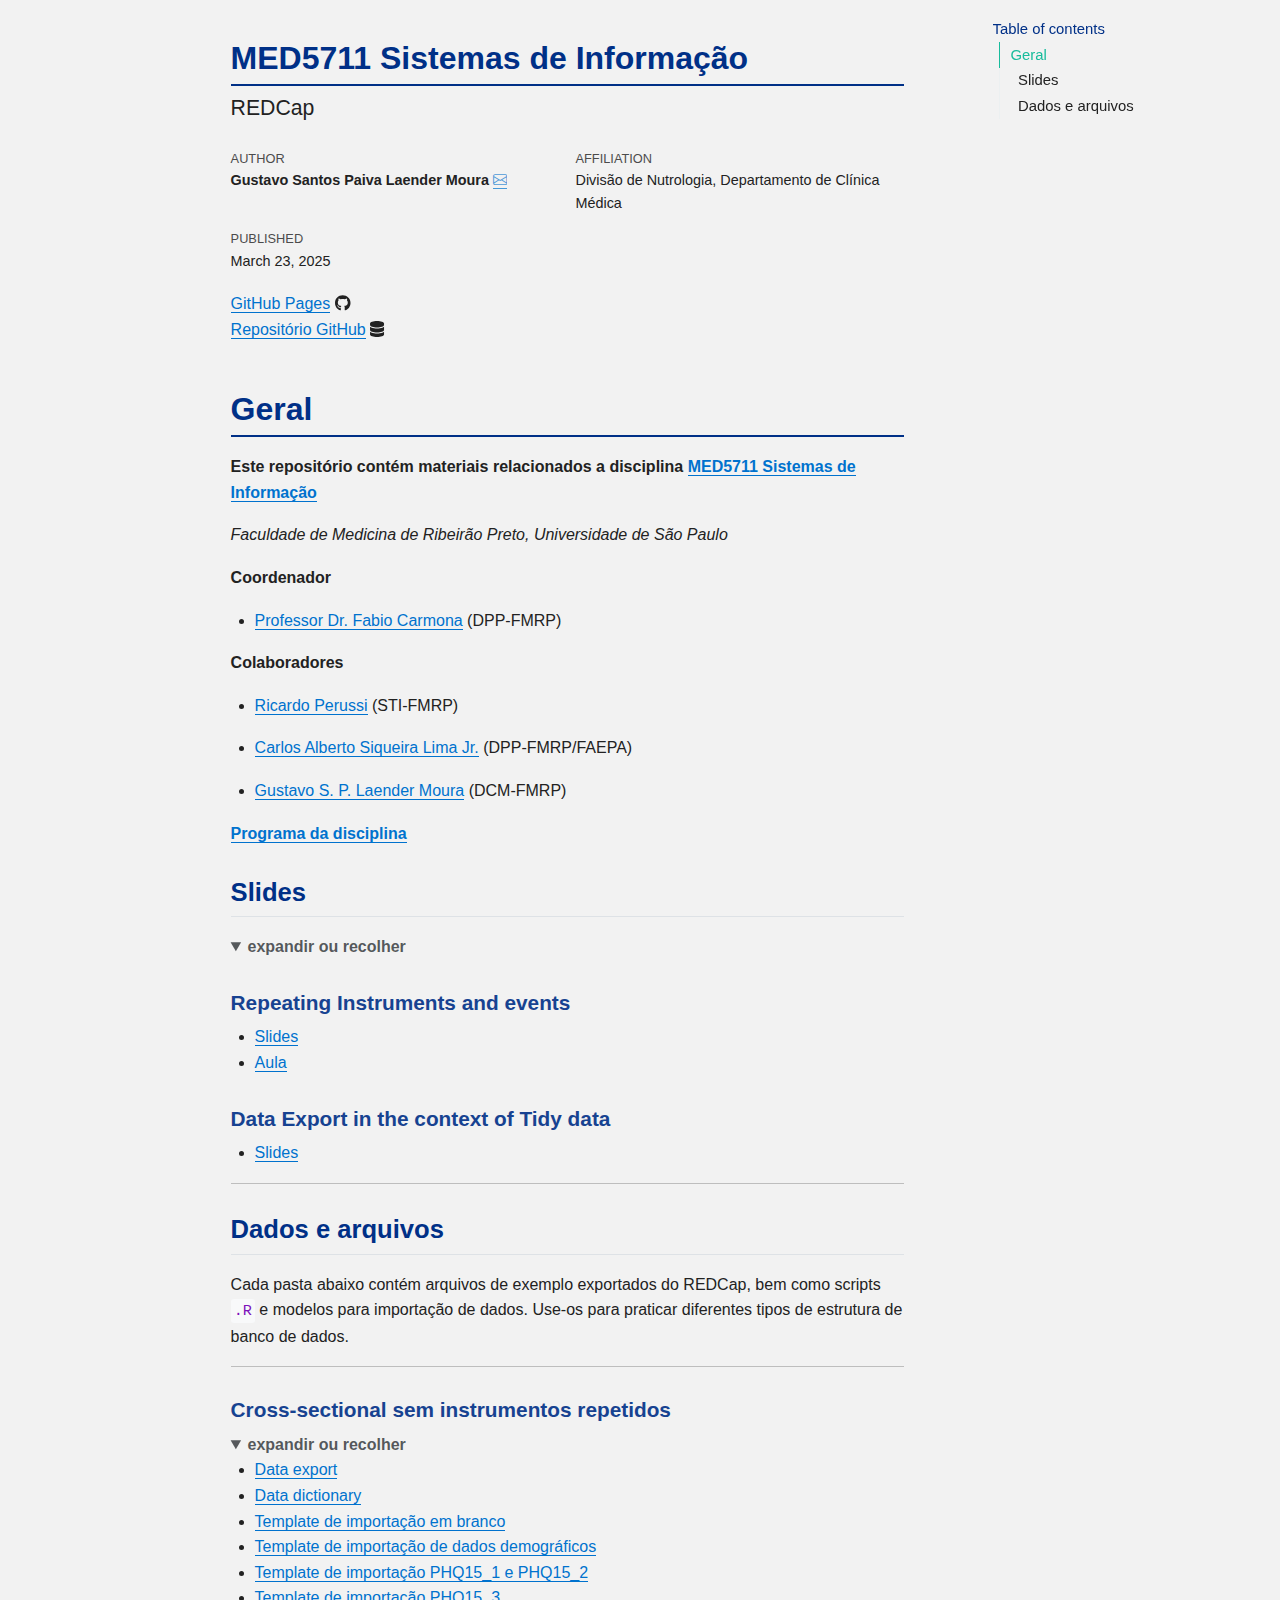
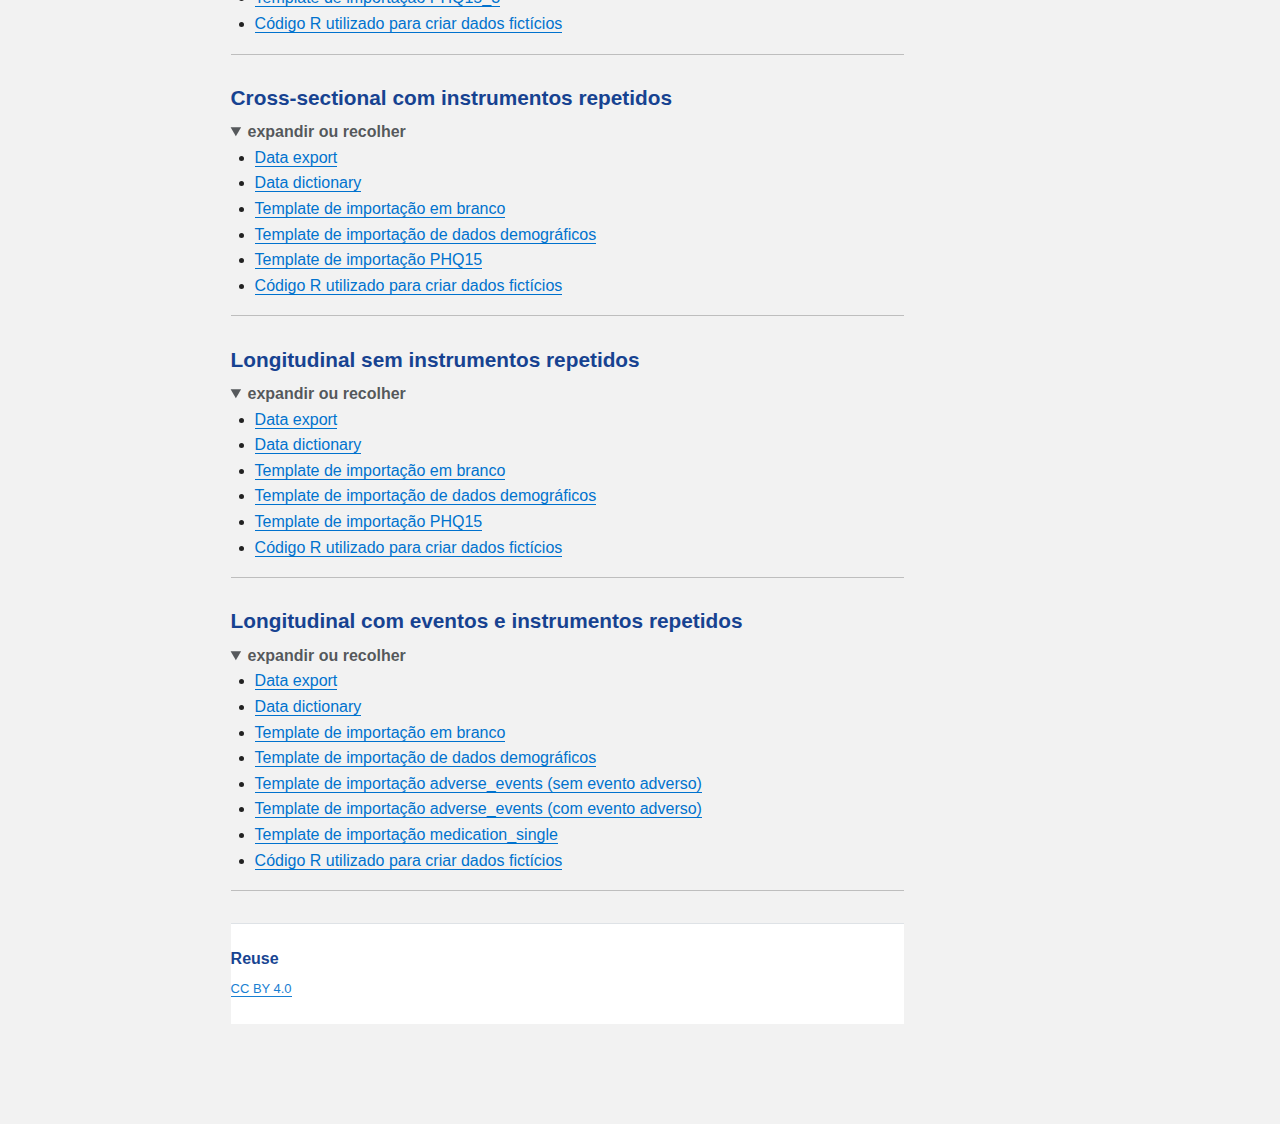
<file: index.html>
<!DOCTYPE html>
<html xmlns="http://www.w3.org/1999/xhtml" lang="en" xml:lang="en"><head>

<meta charset="utf-8">
<meta name="generator" content="quarto-1.5.56">

<meta name="viewport" content="width=device-width, initial-scale=1.0, user-scalable=yes">

<meta name="author" content="Gustavo Santos Paiva Laender Moura">
<meta name="dcterms.date" content="2025-03-23">

<title>MED5711 Sistemas de Informação</title>
<style>
code{white-space: pre-wrap;}
span.smallcaps{font-variant: small-caps;}
div.columns{display: flex; gap: min(4vw, 1.5em);}
div.column{flex: auto; overflow-x: auto;}
div.hanging-indent{margin-left: 1.5em; text-indent: -1.5em;}
ul.task-list{list-style: none;}
ul.task-list li input[type="checkbox"] {
  width: 0.8em;
  margin: 0 0.8em 0.2em -1em; /* quarto-specific, see https://github.com/quarto-dev/quarto-cli/issues/4556 */ 
  vertical-align: middle;
}
</style>


<script src="index_files/libs/clipboard/clipboard.min.js"></script>
<script src="index_files/libs/quarto-html/quarto.js"></script>
<script src="index_files/libs/quarto-html/popper.min.js"></script>
<script src="index_files/libs/quarto-html/tippy.umd.min.js"></script>
<script src="index_files/libs/quarto-html/anchor.min.js"></script>
<link href="index_files/libs/quarto-html/tippy.css" rel="stylesheet">
<link href="index_files/libs/quarto-html/quarto-syntax-highlighting.css" rel="stylesheet" id="quarto-text-highlighting-styles">
<script src="index_files/libs/bootstrap/bootstrap.min.js"></script>
<link href="index_files/libs/bootstrap/bootstrap-icons.css" rel="stylesheet">
<link href="index_files/libs/bootstrap/bootstrap.min.css" rel="stylesheet" id="quarto-bootstrap" data-mode="light">
<style>html{ scroll-behavior: smooth; }</style>


<link rel="stylesheet" href="index.css">
</head>

<body>

<div id="quarto-content" class="page-columns page-rows-contents page-layout-article">
<div id="quarto-margin-sidebar" class="sidebar margin-sidebar">
  <nav id="TOC" role="doc-toc" class="toc-active">
    <h2 id="toc-title">Table of contents</h2>
   
  <ul>
  <li><a href="#geral" id="toc-geral" class="nav-link active" data-scroll-target="#geral">Geral</a>
  <ul class="collapse">
  <li><a href="#slides" id="toc-slides" class="nav-link" data-scroll-target="#slides">Slides</a>
  <ul class="collapse">
  <li><a href="#repeating-instruments-and-events" id="toc-repeating-instruments-and-events" class="nav-link" data-scroll-target="#repeating-instruments-and-events">Repeating Instruments and events</a></li>
  <li><a href="#data-export-in-the-context-of-tidy-data" id="toc-data-export-in-the-context-of-tidy-data" class="nav-link" data-scroll-target="#data-export-in-the-context-of-tidy-data">Data Export in the context of Tidy data</a></li>
  </ul></li>
  <li><a href="#dados-e-arquivos" id="toc-dados-e-arquivos" class="nav-link" data-scroll-target="#dados-e-arquivos">Dados e arquivos</a>
  <ul class="collapse">
  <li><a href="#cross-sectional-sem-instrumentos-repetidos" id="toc-cross-sectional-sem-instrumentos-repetidos" class="nav-link" data-scroll-target="#cross-sectional-sem-instrumentos-repetidos">Cross-sectional sem instrumentos repetidos</a></li>
  <li><a href="#cross-sectional-com-instrumentos-repetidos" id="toc-cross-sectional-com-instrumentos-repetidos" class="nav-link" data-scroll-target="#cross-sectional-com-instrumentos-repetidos">Cross-sectional com instrumentos repetidos</a></li>
  <li><a href="#longitudinal-sem-instrumentos-repetidos" id="toc-longitudinal-sem-instrumentos-repetidos" class="nav-link" data-scroll-target="#longitudinal-sem-instrumentos-repetidos">Longitudinal sem instrumentos repetidos</a></li>
  <li><a href="#longitudinal-com-eventos-e-instrumentos-repetidos" id="toc-longitudinal-com-eventos-e-instrumentos-repetidos" class="nav-link" data-scroll-target="#longitudinal-com-eventos-e-instrumentos-repetidos">Longitudinal com eventos e instrumentos repetidos</a></li>
  </ul></li>
  </ul></li>
  </ul>
</nav>
</div>
<main class="content" id="quarto-document-content">

<header id="title-block-header" class="quarto-title-block default">
<div class="quarto-title">
<h1 class="title">MED5711 Sistemas de Informação</h1>
<p class="subtitle lead">REDCap</p>
</div>


<div class="quarto-title-meta-author">
  <div class="quarto-title-meta-heading">Author</div>
  <div class="quarto-title-meta-heading">Affiliation</div>
  
    <div class="quarto-title-meta-contents">
    <p class="author"><strong>Gustavo Santos Paiva Laender Moura</strong> <a href="mailto:gsplmoura@usp.br" class="quarto-title-author-email"><i class="bi bi-envelope"></i></a> </p>
  </div>
  <div class="quarto-title-meta-contents">
        <p class="affiliation">
            Divisão de Nutrologia, Departamento de Clínica Médica
          </p>
      </div>
  </div>

<div class="quarto-title-meta">

      
    <div>
    <div class="quarto-title-meta-heading">Published</div>
    <div class="quarto-title-meta-contents">
      <p class="date">March 23, 2025</p>
    </div>
  </div>
  
    
  </div>
  


</header>


<p><a href="https://gsplmoura.github.io/MED5711_REDCap/">GitHub Pages</a> <svg aria-hidden="true" role="img" viewbox="0 0 496 512" style="height:1em;width:0.97em;vertical-align:-0.125em;margin-left:auto;margin-right:auto;font-size:inherit;fill:currentColor;overflow:visible;position:relative;"><path d="M165.9 397.4c0 2-2.3 3.6-5.2 3.6-3.3.3-5.6-1.3-5.6-3.6 0-2 2.3-3.6 5.2-3.6 3-.3 5.6 1.3 5.6 3.6zm-31.1-4.5c-.7 2 1.3 4.3 4.3 4.9 2.6 1 5.6 0 6.2-2s-1.3-4.3-4.3-5.2c-2.6-.7-5.5.3-6.2 2.3zm44.2-1.7c-2.9.7-4.9 2.6-4.6 4.9.3 2 2.9 3.3 5.9 2.6 2.9-.7 4.9-2.6 4.6-4.6-.3-1.9-3-3.2-5.9-2.9zM244.8 8C106.1 8 0 113.3 0 252c0 110.9 69.8 205.8 169.5 239.2 12.8 2.3 17.3-5.6 17.3-12.1 0-6.2-.3-40.4-.3-61.4 0 0-70 15-84.7-29.8 0 0-11.4-29.1-27.8-36.6 0 0-22.9-15.7 1.6-15.4 0 0 24.9 2 38.6 25.8 21.9 38.6 58.6 27.5 72.9 20.9 2.3-16 8.8-27.1 16-33.7-55.9-6.2-112.3-14.3-112.3-110.5 0-27.5 7.6-41.3 23.6-58.9-2.6-6.5-11.1-33.3 2.6-67.9 20.9-6.5 69 27 69 27 20-5.6 41.5-8.5 62.8-8.5s42.8 2.9 62.8 8.5c0 0 48.1-33.6 69-27 13.7 34.7 5.2 61.4 2.6 67.9 16 17.7 25.8 31.5 25.8 58.9 0 96.5-58.9 104.2-114.8 110.5 9.2 7.9 17 22.9 17 46.4 0 33.7-.3 75.4-.3 83.6 0 6.5 4.6 14.4 17.3 12.1C428.2 457.8 496 362.9 496 252 496 113.3 383.5 8 244.8 8zM97.2 352.9c-1.3 1-1 3.3.7 5.2 1.6 1.6 3.9 2.3 5.2 1 1.3-1 1-3.3-.7-5.2-1.6-1.6-3.9-2.3-5.2-1zm-10.8-8.1c-.7 1.3.3 2.9 2.3 3.9 1.6 1 3.6.7 4.3-.7.7-1.3-.3-2.9-2.3-3.9-2-.6-3.6-.3-4.3.7zm32.4 35.6c-1.6 1.3-1 4.3 1.3 6.2 2.3 2.3 5.2 2.6 6.5 1 1.3-1.3.7-4.3-1.3-6.2-2.2-2.3-5.2-2.6-6.5-1zm-11.4-14.7c-1.6 1-1.6 3.6 0 5.9 1.6 2.3 4.3 3.3 5.6 2.3 1.6-1.3 1.6-3.9 0-6.2-1.4-2.3-4-3.3-5.6-2z"></path></svg><br>
<a href="https://github.com/gsplmoura/MED5711_REDCap/">Repositório GitHub</a> <svg aria-hidden="true" role="img" viewbox="0 0 448 512" style="height:1em;width:0.88em;vertical-align:-0.125em;margin-left:auto;margin-right:auto;font-size:inherit;fill:currentColor;overflow:visible;position:relative;"><path d="M448 80v48c0 44.2-100.3 80-224 80S0 172.2 0 128V80C0 35.8 100.3 0 224 0S448 35.8 448 80zM393.2 214.7c20.8-7.4 39.9-16.9 54.8-28.6V288c0 44.2-100.3 80-224 80S0 332.2 0 288V186.1c14.9 11.8 34 21.2 54.8 28.6C99.7 230.7 159.5 240 224 240s124.3-9.3 169.2-25.3zM0 346.1c14.9 11.8 34 21.2 54.8 28.6C99.7 390.7 159.5 400 224 400s124.3-9.3 169.2-25.3c20.8-7.4 39.9-16.9 54.8-28.6V432c0 44.2-100.3 80-224 80S0 476.2 0 432V346.1z"></path></svg></p>
<section id="geral" class="level1">
<h1>Geral</h1>
<p><strong>Este repositório contém materiais relacionados a disciplina <a href="https://edisciplinas.usp.br/course/view.php?id=130368">MED5711 Sistemas de Informação</a></strong></p>
<p><em>Faculdade de Medicina de Ribeirão Preto, Universidade de São Paulo</em></p>
<p><strong>Coordenador</strong></p>
<ul>
<li><a href="mailto:carmona@fmrp.usp.br">Professor Dr.&nbsp;Fabio Carmona</a> (DPP-FMRP)</li>
</ul>
<p><strong>Colaboradores</strong></p>
<ul>
<li><p><a href="mailto:rperussi@fmrp.usp.br">Ricardo Perussi</a> (STI-FMRP)</p></li>
<li><p><a href="mailto:carlosjunior@hcrp.usp.br">Carlos Alberto Siqueira Lima Jr.</a> (DPP-FMRP/FAEPA)</p></li>
<li><p><a href="mailto:gsplmoura@usp.br">Gustavo S. P. Laender Moura</a> (DCM-FMRP)</p></li>
</ul>
<p><strong><a href="Syllabus.html">Programa da disciplina</a></strong></p>
<section id="slides" class="level2">
<h2 class="anchored" data-anchor-id="slides">Slides</h2>
<details open="">
<summary>
<strong>expandir ou recolher</strong>
</summary>
<section id="repeating-instruments-and-events" class="level3">
<h3 class="anchored" data-anchor-id="repeating-instruments-and-events">Repeating Instruments and events</h3>
<ul>
<li><a href="Slides/Repeating_instruments.html">Slides</a></li>
<li><a href="https://www.youtube.com/watch?v=ygFd1ChjnYE">Aula</a></li>
</ul>
</section>
<section id="data-export-in-the-context-of-tidy-data" class="level3">
<h3 class="anchored" data-anchor-id="data-export-in-the-context-of-tidy-data">Data Export in the context of Tidy data</h3>
<ul>
<li><a href="Slides/DataExport.html">Slides</a></li>
</ul>
</section></details>
<hr>
</section>
</section>
<section id="dados-e-arquivos" class="level2">
<h2 class="anchored" data-anchor-id="dados-e-arquivos">Dados e arquivos</h2>
<p>Cada pasta abaixo contém arquivos de exemplo exportados do REDCap, bem como scripts <code>.R</code> e modelos para importação de dados. Use-os para praticar diferentes tipos de estrutura de banco de dados.</p>
<hr>
<section id="cross-sectional-sem-instrumentos-repetidos" class="level3">
<h3 class="anchored" data-anchor-id="cross-sectional-sem-instrumentos-repetidos">Cross-sectional sem instrumentos repetidos</h3>
<details open="">
<summary>
<strong>expandir ou recolher</strong>
</summary>
<ul>
<li><a href="PID_3037_non-repeating_instruments/cross-sectional_non-repeating.csv">Data export</a></li>
<li><a href="PID_3037_non-repeating_instruments/data_dictionary_nri.csv">Data dictionary</a></li>
<li><a href="PID_3037_non-repeating_instruments/import_template_nri.csv">Template de importação em branco</a></li>
<li><a href="PID_3037_non-repeating_instruments/import_demographics_nri.csv">Template de importação de dados demográficos</a></li>
<li><a href="PID_3037_non-repeating_instruments/import_phq15_nri.csv">Template de importação PHQ15_1 e PHQ15_2</a></li>
<li><a href="PID_3037_non-repeating_instruments/import_phq15_3_nri.csv">Template de importação PHQ15_3</a></li>
<li><a href="PID_3037_non-repeating_instruments/random_data_nri.R">Código R utilizado para criar dados fictícios</a></li>
</ul>
</details>
<hr>
</section>
<section id="cross-sectional-com-instrumentos-repetidos" class="level3">
<h3 class="anchored" data-anchor-id="cross-sectional-com-instrumentos-repetidos">Cross-sectional com instrumentos repetidos</h3>
<details open="">
<summary>
<strong>expandir ou recolher</strong>
</summary>
<ul>
<li><a href="PID_3034_repeating_instruments/cross-sectional_repeating.csv">Data export</a></li>
<li><a href="PID_3034_repeating_instruments/data_dictionary.csv">Data dictionary</a></li>
<li><a href="PID_3034_repeating_instruments/import_template.csv">Template de importação em branco</a></li>
<li><a href="PID_3034_repeating_instruments/import_demographics.csv">Template de importação de dados demográficos</a></li>
<li><a href="PID_3034_repeating_instruments/import_phq15.csv">Template de importação PHQ15</a></li>
<li><a href="PID_3034_repeating_instruments/random_data_ri.R">Código R utilizado para criar dados fictícios</a></li>
</ul>
</details>
<hr>
</section>
<section id="longitudinal-sem-instrumentos-repetidos" class="level3">
<h3 class="anchored" data-anchor-id="longitudinal-sem-instrumentos-repetidos">Longitudinal sem instrumentos repetidos</h3>
<details open="">
<summary>
<strong>expandir ou recolher</strong>
</summary>
<ul>
<li><a href="PID_3038_longitudinal/longitudinal_non-repeating.csv">Data export</a></li>
<li><a href="PID_3038_longitudinal/data_dictionary_long.csv">Data dictionary</a></li>
<li><a href="PID_3038_longitudinal/import_template_long.csv">Template de importação em branco</a></li>
<li><a href="PID_3038_longitudinal/import_demographics_long.csv">Template de importação de dados demográficos</a></li>
<li><a href="PID_3038_longitudinal/import_phq15_long.csv">Template de importação PHQ15</a></li>
<li><a href="PID_3038_longitudinal/random_data_long.R">Código R utilizado para criar dados fictícios</a></li>
</ul>
</details>
<hr>
</section>
<section id="longitudinal-com-eventos-e-instrumentos-repetidos" class="level3">
<h3 class="anchored" data-anchor-id="longitudinal-com-eventos-e-instrumentos-repetidos">Longitudinal com eventos e instrumentos repetidos</h3>
<details open="">
<summary>
<strong>expandir ou recolher</strong>
</summary>
<ul>
<li><a href="PID_3039_longitudinal_repeating_events_instruments/longitudinal_repeating.csv">Data export</a></li>
<li><a href="PID_3039_longitudinal_repeating_events_instruments/data_dictionary_long_r.csv">Data dictionary</a></li>
<li><a href="PID_3039_longitudinal_repeating_events_instruments/import_template_long_r.csv">Template de importação em branco</a></li>
<li><a href="PID_3039_longitudinal_repeating_events_instruments/import_demographics_long_r.csv">Template de importação de dados demográficos</a></li>
<li><a href="PID_3039_longitudinal_repeating_events_instruments/import_adverse_events_no_long_r.csv">Template de importação adverse_events (sem evento adverso)</a></li>
<li><a href="PID_3039_longitudinal_repeating_events_instruments/import_adverse_events_yes_long_r.csv">Template de importação adverse_events (com evento adverso)</a></li>
<li><a href="PID_3039_longitudinal_repeating_events_instruments/import_medication_single_long_r.csv">Template de importação medication_single</a></li>
<li><a href="PID_3039_longitudinal_repeating_events_instruments/random_data_long_r.R">Código R utilizado para criar dados fictícios</a></li>
</ul>
</details>
<hr>

</section>
</section>


<div id="quarto-appendix" class="default"><section class="quarto-appendix-contents" id="quarto-reuse"><h2 class="anchored quarto-appendix-heading">Reuse</h2><div class="quarto-appendix-contents"><div><a rel="license" href="https://creativecommons.org/licenses/by/4.0/">CC BY 4.0</a></div></div></section></div></main>
<!-- /main column -->
<script id="quarto-html-after-body" type="application/javascript">
window.document.addEventListener("DOMContentLoaded", function (event) {
  const toggleBodyColorMode = (bsSheetEl) => {
    const mode = bsSheetEl.getAttribute("data-mode");
    const bodyEl = window.document.querySelector("body");
    if (mode === "dark") {
      bodyEl.classList.add("quarto-dark");
      bodyEl.classList.remove("quarto-light");
    } else {
      bodyEl.classList.add("quarto-light");
      bodyEl.classList.remove("quarto-dark");
    }
  }
  const toggleBodyColorPrimary = () => {
    const bsSheetEl = window.document.querySelector("link#quarto-bootstrap");
    if (bsSheetEl) {
      toggleBodyColorMode(bsSheetEl);
    }
  }
  toggleBodyColorPrimary();  
  const icon = "";
  const anchorJS = new window.AnchorJS();
  anchorJS.options = {
    placement: 'right',
    icon: icon
  };
  anchorJS.add('.anchored');
  const isCodeAnnotation = (el) => {
    for (const clz of el.classList) {
      if (clz.startsWith('code-annotation-')) {                     
        return true;
      }
    }
    return false;
  }
  const onCopySuccess = function(e) {
    // button target
    const button = e.trigger;
    // don't keep focus
    button.blur();
    // flash "checked"
    button.classList.add('code-copy-button-checked');
    var currentTitle = button.getAttribute("title");
    button.setAttribute("title", "Copied!");
    let tooltip;
    if (window.bootstrap) {
      button.setAttribute("data-bs-toggle", "tooltip");
      button.setAttribute("data-bs-placement", "left");
      button.setAttribute("data-bs-title", "Copied!");
      tooltip = new bootstrap.Tooltip(button, 
        { trigger: "manual", 
          customClass: "code-copy-button-tooltip",
          offset: [0, -8]});
      tooltip.show();    
    }
    setTimeout(function() {
      if (tooltip) {
        tooltip.hide();
        button.removeAttribute("data-bs-title");
        button.removeAttribute("data-bs-toggle");
        button.removeAttribute("data-bs-placement");
      }
      button.setAttribute("title", currentTitle);
      button.classList.remove('code-copy-button-checked');
    }, 1000);
    // clear code selection
    e.clearSelection();
  }
  const getTextToCopy = function(trigger) {
      const codeEl = trigger.previousElementSibling.cloneNode(true);
      for (const childEl of codeEl.children) {
        if (isCodeAnnotation(childEl)) {
          childEl.remove();
        }
      }
      return codeEl.innerText;
  }
  const clipboard = new window.ClipboardJS('.code-copy-button:not([data-in-quarto-modal])', {
    text: getTextToCopy
  });
  clipboard.on('success', onCopySuccess);
  if (window.document.getElementById('quarto-embedded-source-code-modal')) {
    // For code content inside modals, clipBoardJS needs to be initialized with a container option
    // TODO: Check when it could be a function (https://github.com/zenorocha/clipboard.js/issues/860)
    const clipboardModal = new window.ClipboardJS('.code-copy-button[data-in-quarto-modal]', {
      text: getTextToCopy,
      container: window.document.getElementById('quarto-embedded-source-code-modal')
    });
    clipboardModal.on('success', onCopySuccess);
  }
    var localhostRegex = new RegExp(/^(?:http|https):\/\/localhost\:?[0-9]*\//);
    var mailtoRegex = new RegExp(/^mailto:/);
      var filterRegex = new RegExp('/' + window.location.host + '/');
    var isInternal = (href) => {
        return filterRegex.test(href) || localhostRegex.test(href) || mailtoRegex.test(href);
    }
    // Inspect non-navigation links and adorn them if external
 	var links = window.document.querySelectorAll('a[href]:not(.nav-link):not(.navbar-brand):not(.toc-action):not(.sidebar-link):not(.sidebar-item-toggle):not(.pagination-link):not(.no-external):not([aria-hidden]):not(.dropdown-item):not(.quarto-navigation-tool):not(.about-link)');
    for (var i=0; i<links.length; i++) {
      const link = links[i];
      if (!isInternal(link.href)) {
        // undo the damage that might have been done by quarto-nav.js in the case of
        // links that we want to consider external
        if (link.dataset.originalHref !== undefined) {
          link.href = link.dataset.originalHref;
        }
      }
    }
  function tippyHover(el, contentFn, onTriggerFn, onUntriggerFn) {
    const config = {
      allowHTML: true,
      maxWidth: 500,
      delay: 100,
      arrow: false,
      appendTo: function(el) {
          return el.parentElement;
      },
      interactive: true,
      interactiveBorder: 10,
      theme: 'quarto',
      placement: 'bottom-start',
    };
    if (contentFn) {
      config.content = contentFn;
    }
    if (onTriggerFn) {
      config.onTrigger = onTriggerFn;
    }
    if (onUntriggerFn) {
      config.onUntrigger = onUntriggerFn;
    }
    window.tippy(el, config); 
  }
  const noterefs = window.document.querySelectorAll('a[role="doc-noteref"]');
  for (var i=0; i<noterefs.length; i++) {
    const ref = noterefs[i];
    tippyHover(ref, function() {
      // use id or data attribute instead here
      let href = ref.getAttribute('data-footnote-href') || ref.getAttribute('href');
      try { href = new URL(href).hash; } catch {}
      const id = href.replace(/^#\/?/, "");
      const note = window.document.getElementById(id);
      if (note) {
        return note.innerHTML;
      } else {
        return "";
      }
    });
  }
  const xrefs = window.document.querySelectorAll('a.quarto-xref');
  const processXRef = (id, note) => {
    // Strip column container classes
    const stripColumnClz = (el) => {
      el.classList.remove("page-full", "page-columns");
      if (el.children) {
        for (const child of el.children) {
          stripColumnClz(child);
        }
      }
    }
    stripColumnClz(note)
    if (id === null || id.startsWith('sec-')) {
      // Special case sections, only their first couple elements
      const container = document.createElement("div");
      if (note.children && note.children.length > 2) {
        container.appendChild(note.children[0].cloneNode(true));
        for (let i = 1; i < note.children.length; i++) {
          const child = note.children[i];
          if (child.tagName === "P" && child.innerText === "") {
            continue;
          } else {
            container.appendChild(child.cloneNode(true));
            break;
          }
        }
        if (window.Quarto?.typesetMath) {
          window.Quarto.typesetMath(container);
        }
        return container.innerHTML
      } else {
        if (window.Quarto?.typesetMath) {
          window.Quarto.typesetMath(note);
        }
        return note.innerHTML;
      }
    } else {
      // Remove any anchor links if they are present
      const anchorLink = note.querySelector('a.anchorjs-link');
      if (anchorLink) {
        anchorLink.remove();
      }
      if (window.Quarto?.typesetMath) {
        window.Quarto.typesetMath(note);
      }
      // TODO in 1.5, we should make sure this works without a callout special case
      if (note.classList.contains("callout")) {
        return note.outerHTML;
      } else {
        return note.innerHTML;
      }
    }
  }
  for (var i=0; i<xrefs.length; i++) {
    const xref = xrefs[i];
    tippyHover(xref, undefined, function(instance) {
      instance.disable();
      let url = xref.getAttribute('href');
      let hash = undefined; 
      if (url.startsWith('#')) {
        hash = url;
      } else {
        try { hash = new URL(url).hash; } catch {}
      }
      if (hash) {
        const id = hash.replace(/^#\/?/, "");
        const note = window.document.getElementById(id);
        if (note !== null) {
          try {
            const html = processXRef(id, note.cloneNode(true));
            instance.setContent(html);
          } finally {
            instance.enable();
            instance.show();
          }
        } else {
          // See if we can fetch this
          fetch(url.split('#')[0])
          .then(res => res.text())
          .then(html => {
            const parser = new DOMParser();
            const htmlDoc = parser.parseFromString(html, "text/html");
            const note = htmlDoc.getElementById(id);
            if (note !== null) {
              const html = processXRef(id, note);
              instance.setContent(html);
            } 
          }).finally(() => {
            instance.enable();
            instance.show();
          });
        }
      } else {
        // See if we can fetch a full url (with no hash to target)
        // This is a special case and we should probably do some content thinning / targeting
        fetch(url)
        .then(res => res.text())
        .then(html => {
          const parser = new DOMParser();
          const htmlDoc = parser.parseFromString(html, "text/html");
          const note = htmlDoc.querySelector('main.content');
          if (note !== null) {
            // This should only happen for chapter cross references
            // (since there is no id in the URL)
            // remove the first header
            if (note.children.length > 0 && note.children[0].tagName === "HEADER") {
              note.children[0].remove();
            }
            const html = processXRef(null, note);
            instance.setContent(html);
          } 
        }).finally(() => {
          instance.enable();
          instance.show();
        });
      }
    }, function(instance) {
    });
  }
      let selectedAnnoteEl;
      const selectorForAnnotation = ( cell, annotation) => {
        let cellAttr = 'data-code-cell="' + cell + '"';
        let lineAttr = 'data-code-annotation="' +  annotation + '"';
        const selector = 'span[' + cellAttr + '][' + lineAttr + ']';
        return selector;
      }
      const selectCodeLines = (annoteEl) => {
        const doc = window.document;
        const targetCell = annoteEl.getAttribute("data-target-cell");
        const targetAnnotation = annoteEl.getAttribute("data-target-annotation");
        const annoteSpan = window.document.querySelector(selectorForAnnotation(targetCell, targetAnnotation));
        const lines = annoteSpan.getAttribute("data-code-lines").split(",");
        const lineIds = lines.map((line) => {
          return targetCell + "-" + line;
        })
        let top = null;
        let height = null;
        let parent = null;
        if (lineIds.length > 0) {
            //compute the position of the single el (top and bottom and make a div)
            const el = window.document.getElementById(lineIds[0]);
            top = el.offsetTop;
            height = el.offsetHeight;
            parent = el.parentElement.parentElement;
          if (lineIds.length > 1) {
            const lastEl = window.document.getElementById(lineIds[lineIds.length - 1]);
            const bottom = lastEl.offsetTop + lastEl.offsetHeight;
            height = bottom - top;
          }
          if (top !== null && height !== null && parent !== null) {
            // cook up a div (if necessary) and position it 
            let div = window.document.getElementById("code-annotation-line-highlight");
            if (div === null) {
              div = window.document.createElement("div");
              div.setAttribute("id", "code-annotation-line-highlight");
              div.style.position = 'absolute';
              parent.appendChild(div);
            }
            div.style.top = top - 2 + "px";
            div.style.height = height + 4 + "px";
            div.style.left = 0;
            let gutterDiv = window.document.getElementById("code-annotation-line-highlight-gutter");
            if (gutterDiv === null) {
              gutterDiv = window.document.createElement("div");
              gutterDiv.setAttribute("id", "code-annotation-line-highlight-gutter");
              gutterDiv.style.position = 'absolute';
              const codeCell = window.document.getElementById(targetCell);
              const gutter = codeCell.querySelector('.code-annotation-gutter');
              gutter.appendChild(gutterDiv);
            }
            gutterDiv.style.top = top - 2 + "px";
            gutterDiv.style.height = height + 4 + "px";
          }
          selectedAnnoteEl = annoteEl;
        }
      };
      const unselectCodeLines = () => {
        const elementsIds = ["code-annotation-line-highlight", "code-annotation-line-highlight-gutter"];
        elementsIds.forEach((elId) => {
          const div = window.document.getElementById(elId);
          if (div) {
            div.remove();
          }
        });
        selectedAnnoteEl = undefined;
      };
        // Handle positioning of the toggle
    window.addEventListener(
      "resize",
      throttle(() => {
        elRect = undefined;
        if (selectedAnnoteEl) {
          selectCodeLines(selectedAnnoteEl);
        }
      }, 10)
    );
    function throttle(fn, ms) {
    let throttle = false;
    let timer;
      return (...args) => {
        if(!throttle) { // first call gets through
            fn.apply(this, args);
            throttle = true;
        } else { // all the others get throttled
            if(timer) clearTimeout(timer); // cancel #2
            timer = setTimeout(() => {
              fn.apply(this, args);
              timer = throttle = false;
            }, ms);
        }
      };
    }
      // Attach click handler to the DT
      const annoteDls = window.document.querySelectorAll('dt[data-target-cell]');
      for (const annoteDlNode of annoteDls) {
        annoteDlNode.addEventListener('click', (event) => {
          const clickedEl = event.target;
          if (clickedEl !== selectedAnnoteEl) {
            unselectCodeLines();
            const activeEl = window.document.querySelector('dt[data-target-cell].code-annotation-active');
            if (activeEl) {
              activeEl.classList.remove('code-annotation-active');
            }
            selectCodeLines(clickedEl);
            clickedEl.classList.add('code-annotation-active');
          } else {
            // Unselect the line
            unselectCodeLines();
            clickedEl.classList.remove('code-annotation-active');
          }
        });
      }
  const findCites = (el) => {
    const parentEl = el.parentElement;
    if (parentEl) {
      const cites = parentEl.dataset.cites;
      if (cites) {
        return {
          el,
          cites: cites.split(' ')
        };
      } else {
        return findCites(el.parentElement)
      }
    } else {
      return undefined;
    }
  };
  var bibliorefs = window.document.querySelectorAll('a[role="doc-biblioref"]');
  for (var i=0; i<bibliorefs.length; i++) {
    const ref = bibliorefs[i];
    const citeInfo = findCites(ref);
    if (citeInfo) {
      tippyHover(citeInfo.el, function() {
        var popup = window.document.createElement('div');
        citeInfo.cites.forEach(function(cite) {
          var citeDiv = window.document.createElement('div');
          citeDiv.classList.add('hanging-indent');
          citeDiv.classList.add('csl-entry');
          var biblioDiv = window.document.getElementById('ref-' + cite);
          if (biblioDiv) {
            citeDiv.innerHTML = biblioDiv.innerHTML;
          }
          popup.appendChild(citeDiv);
        });
        return popup.innerHTML;
      });
    }
  }
});
</script>
</div> <!-- /content -->




<script src="index_files/libs/quarto-html/zenscroll-min.js"></script>
</body></html>
</file>
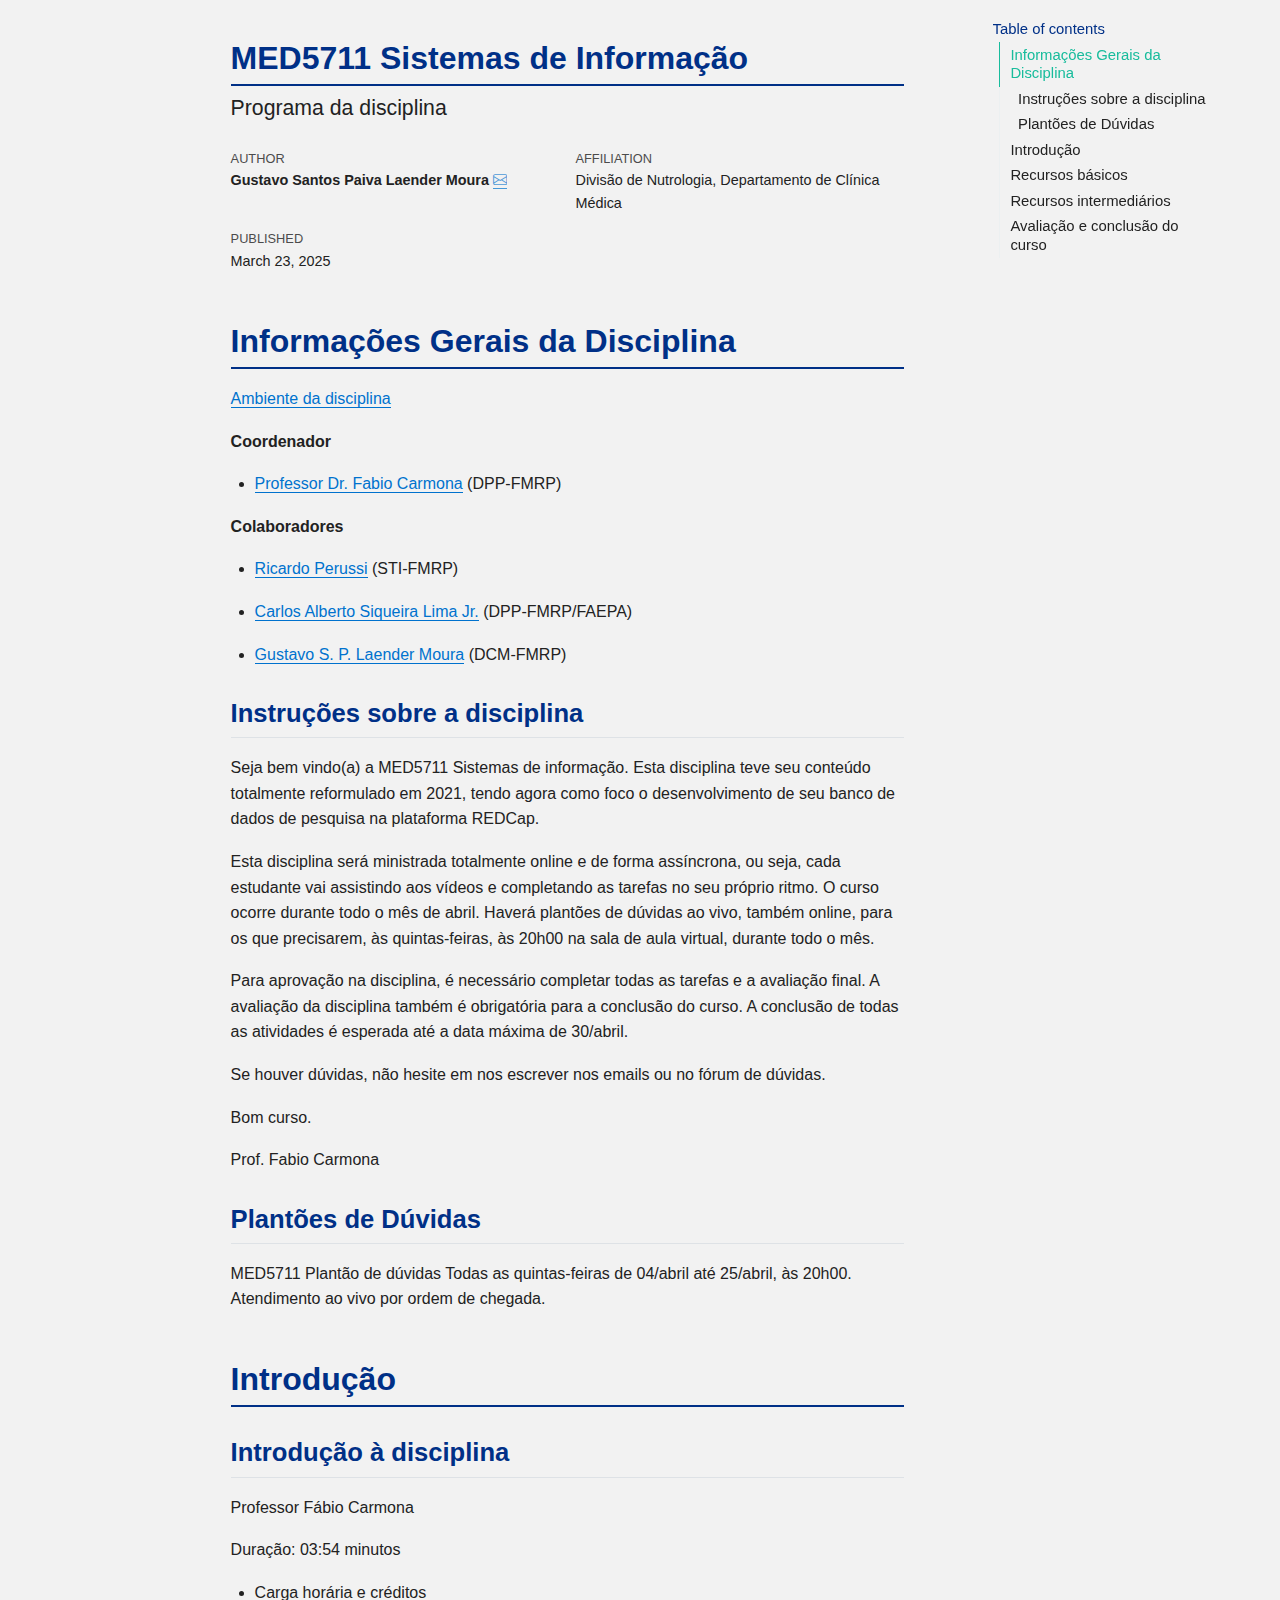
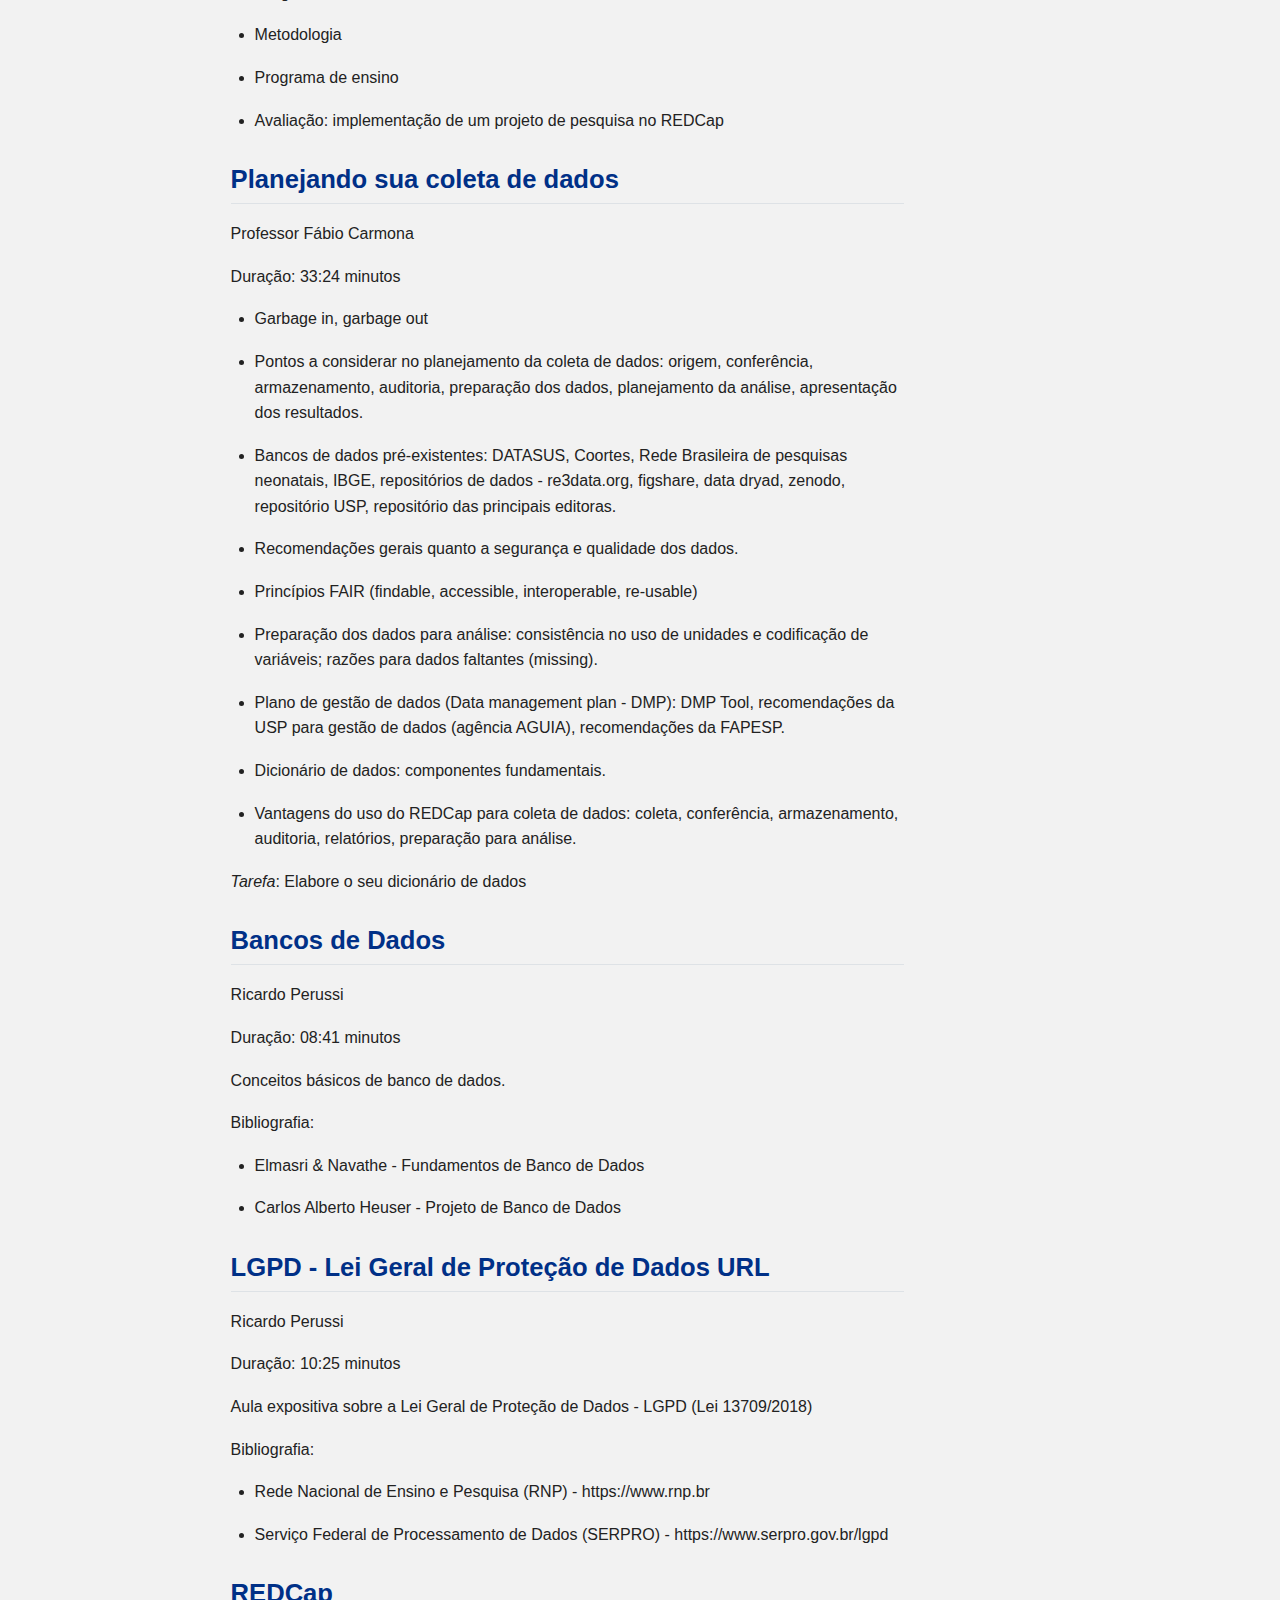
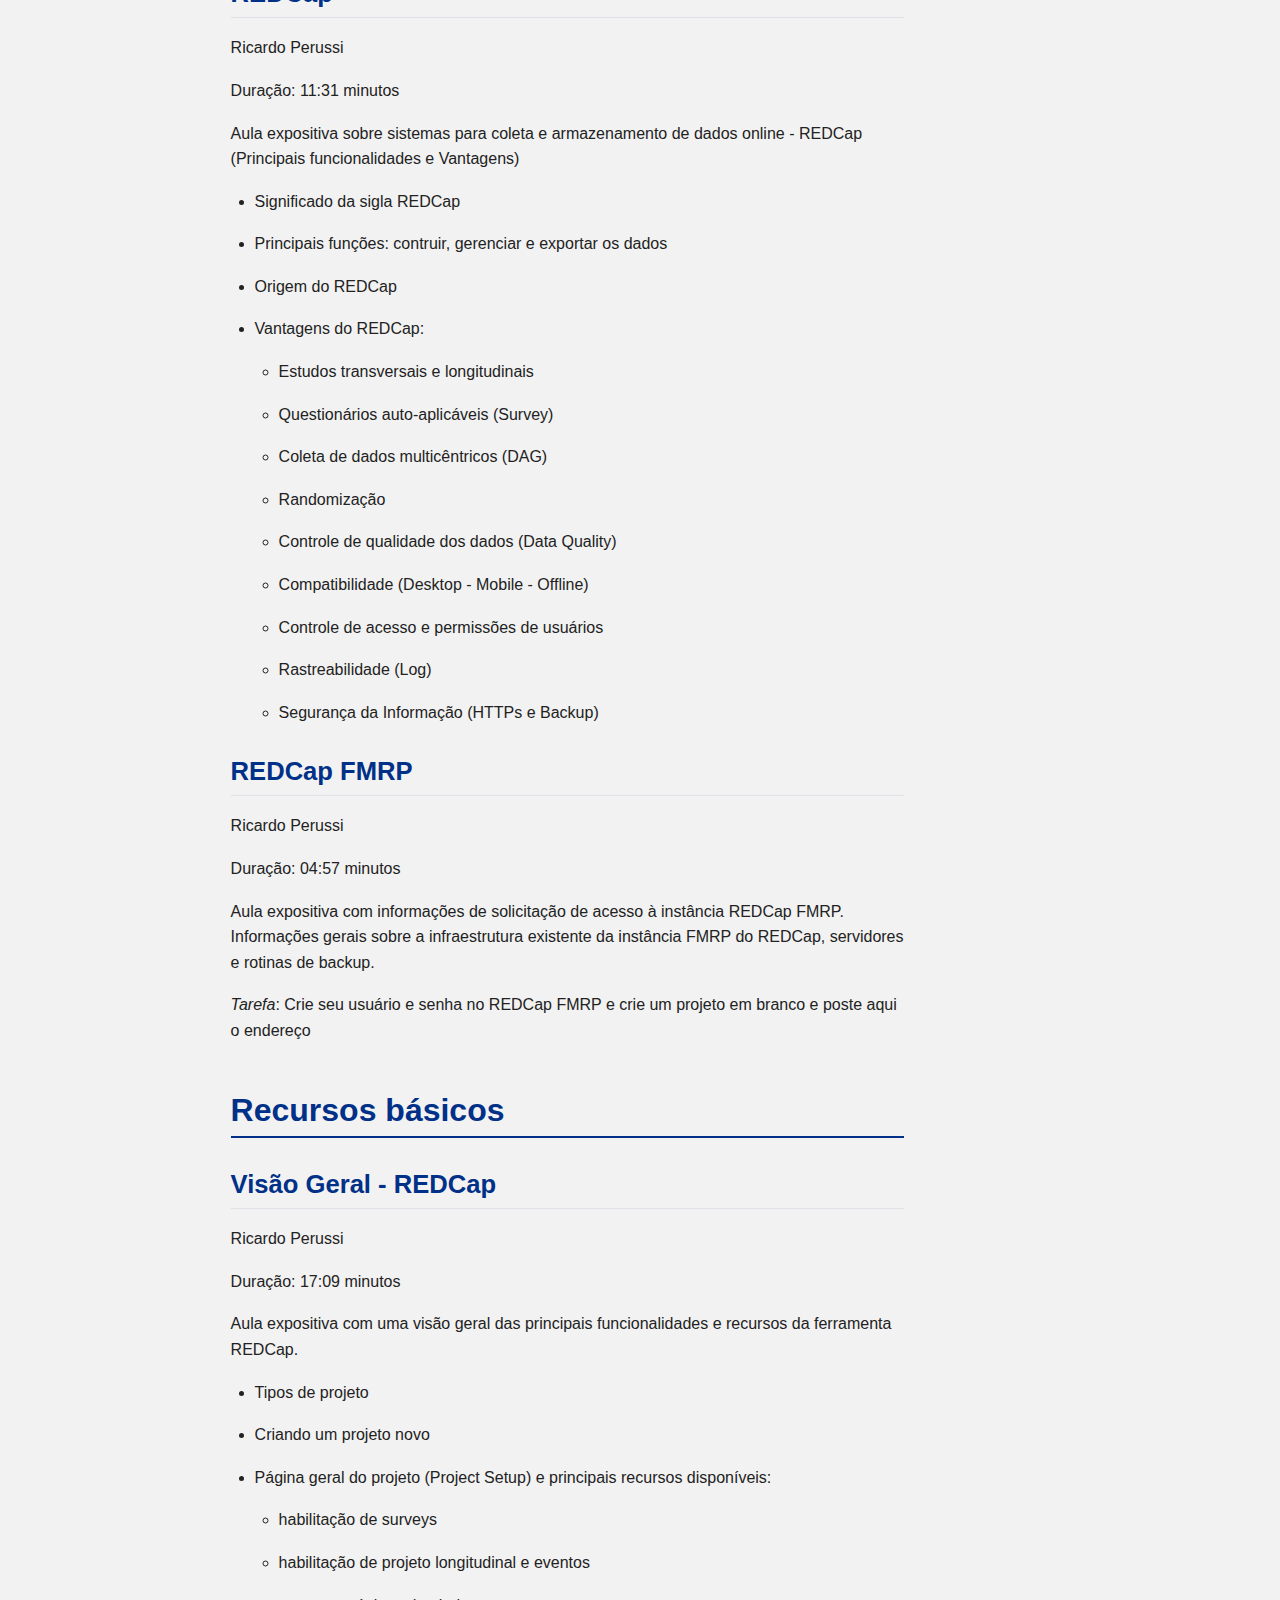
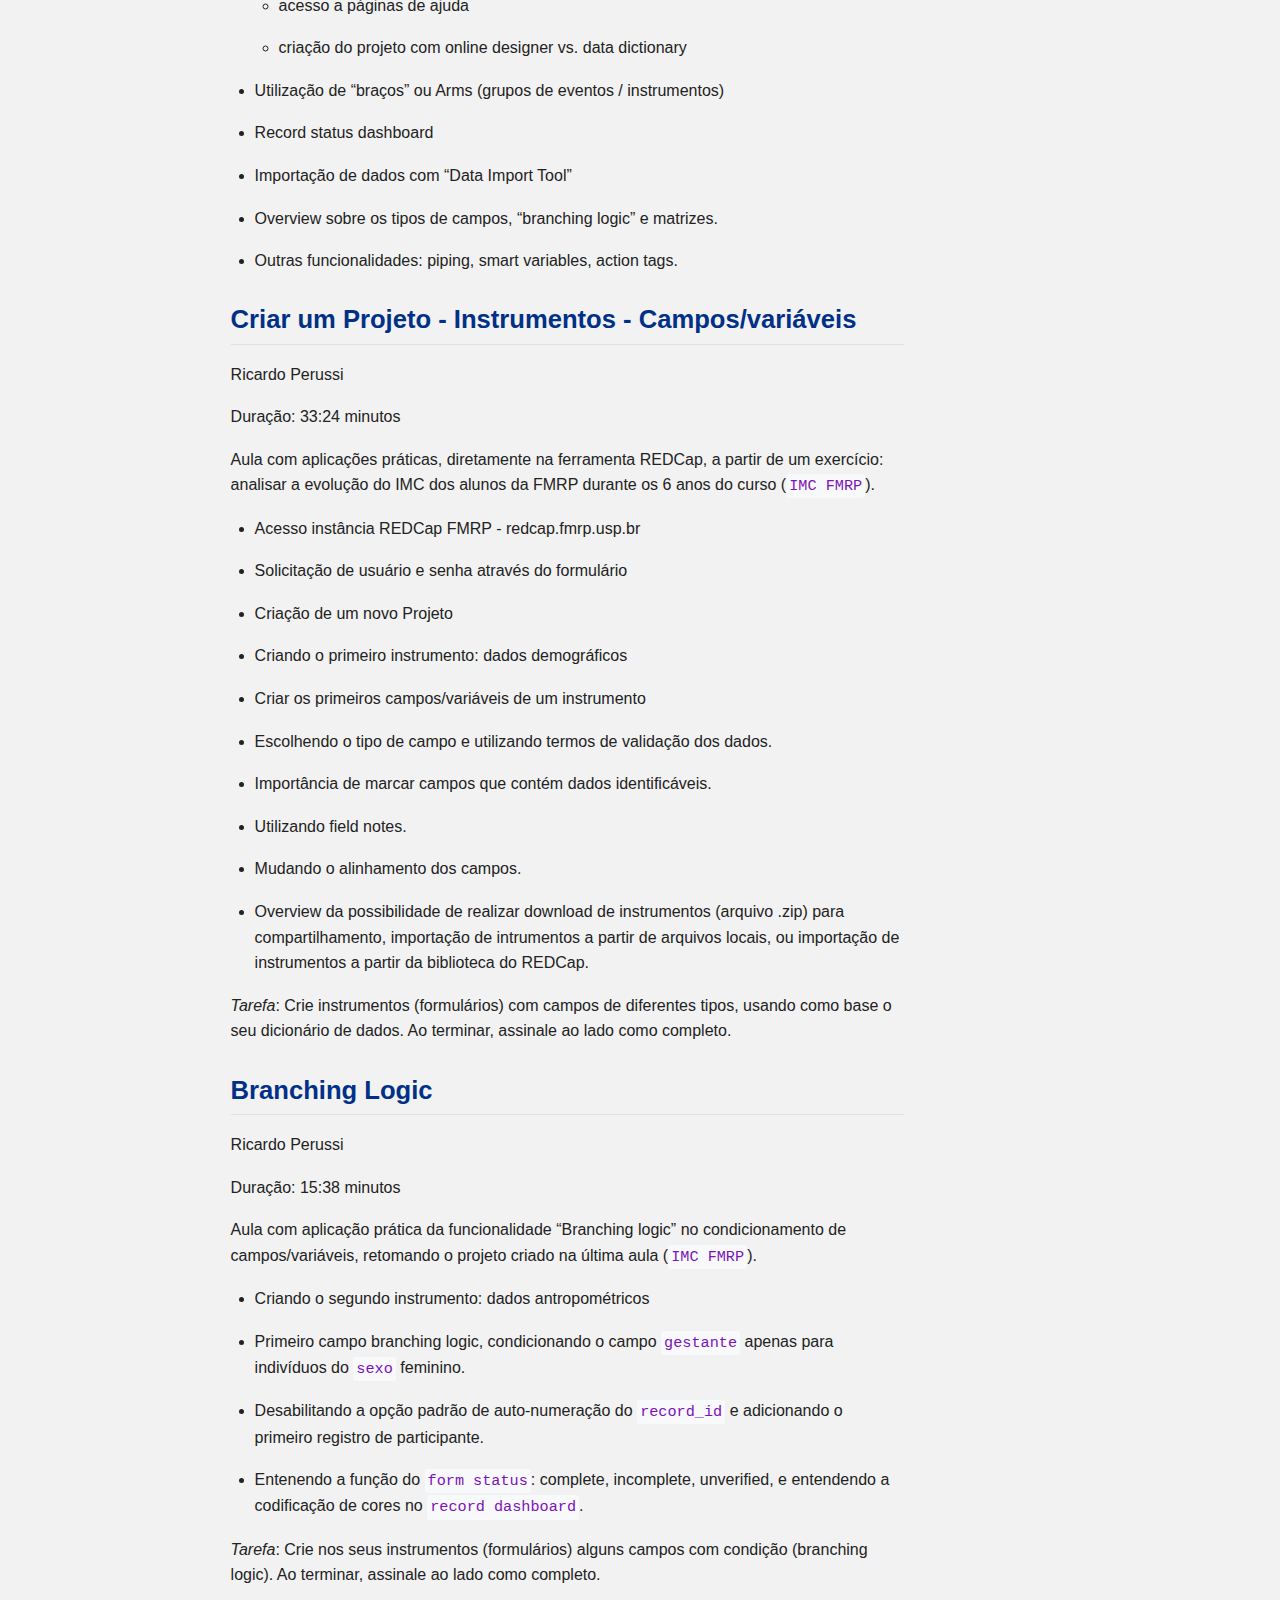
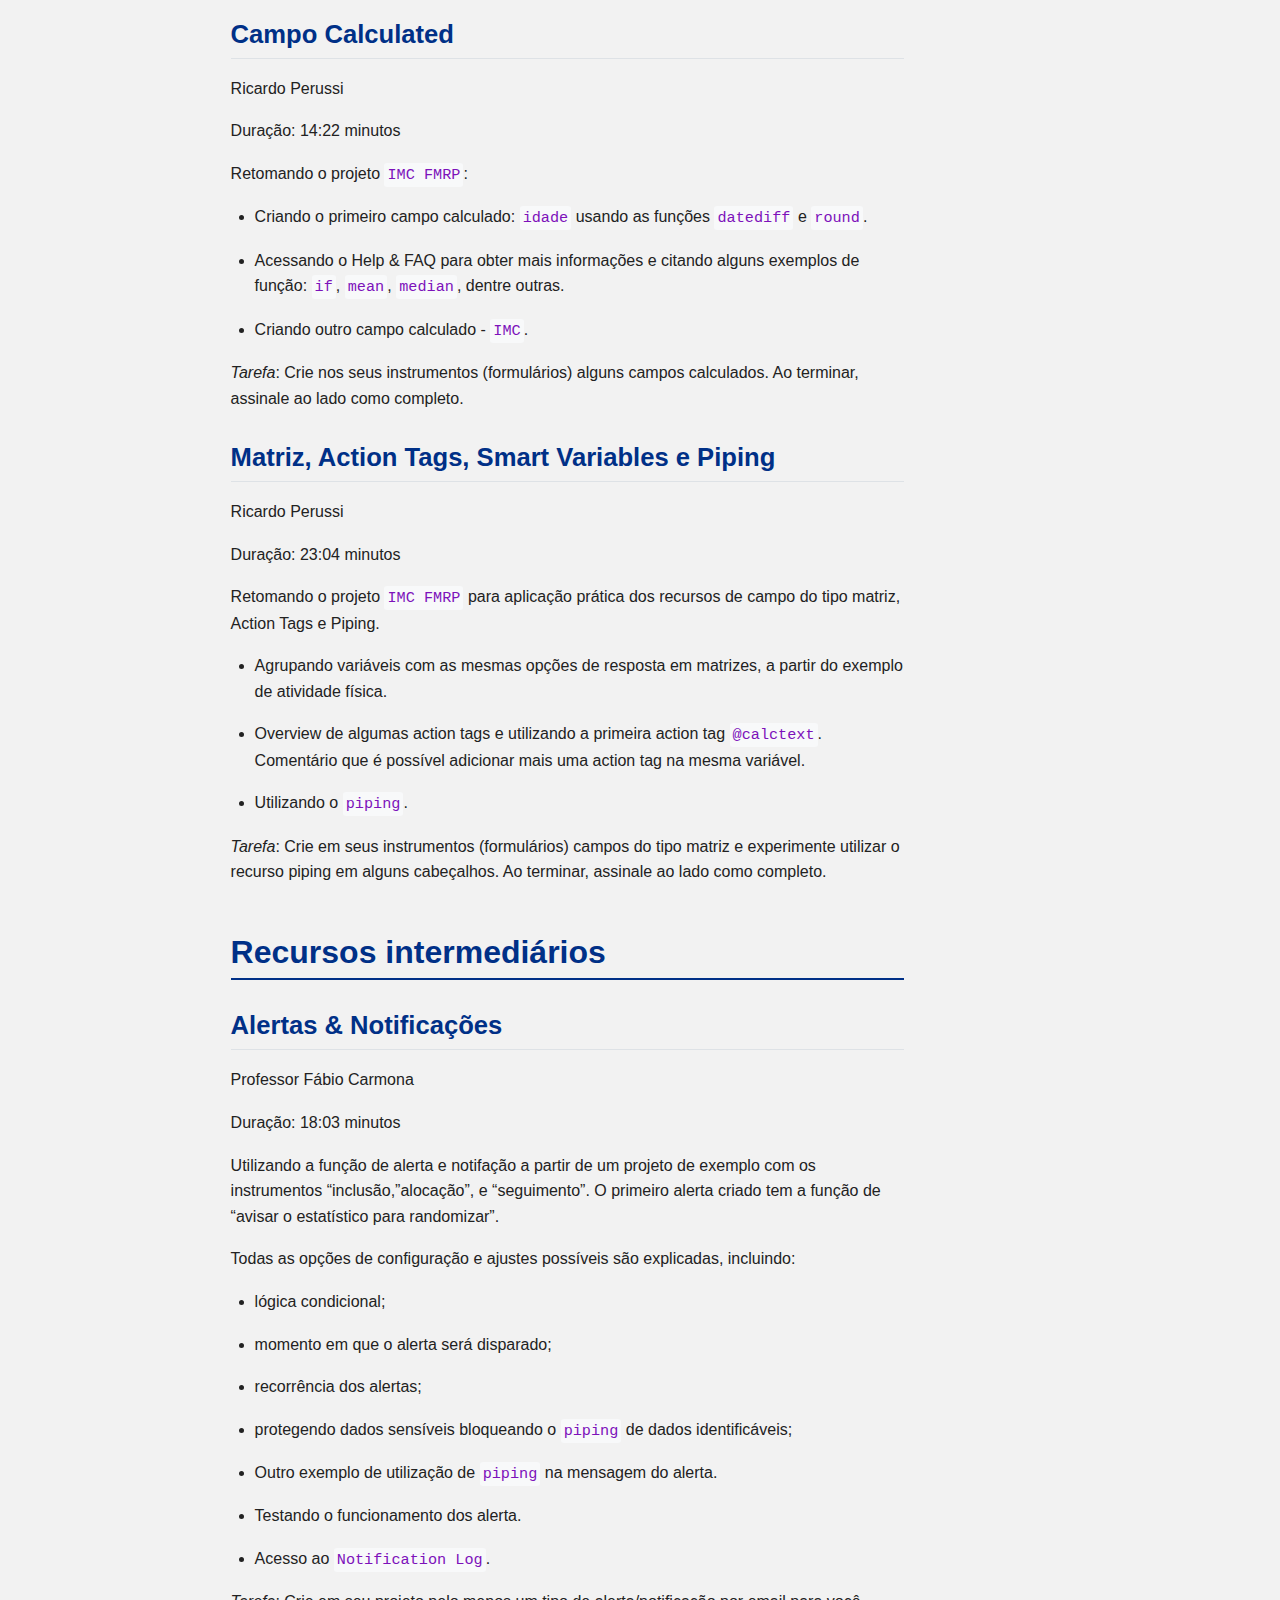
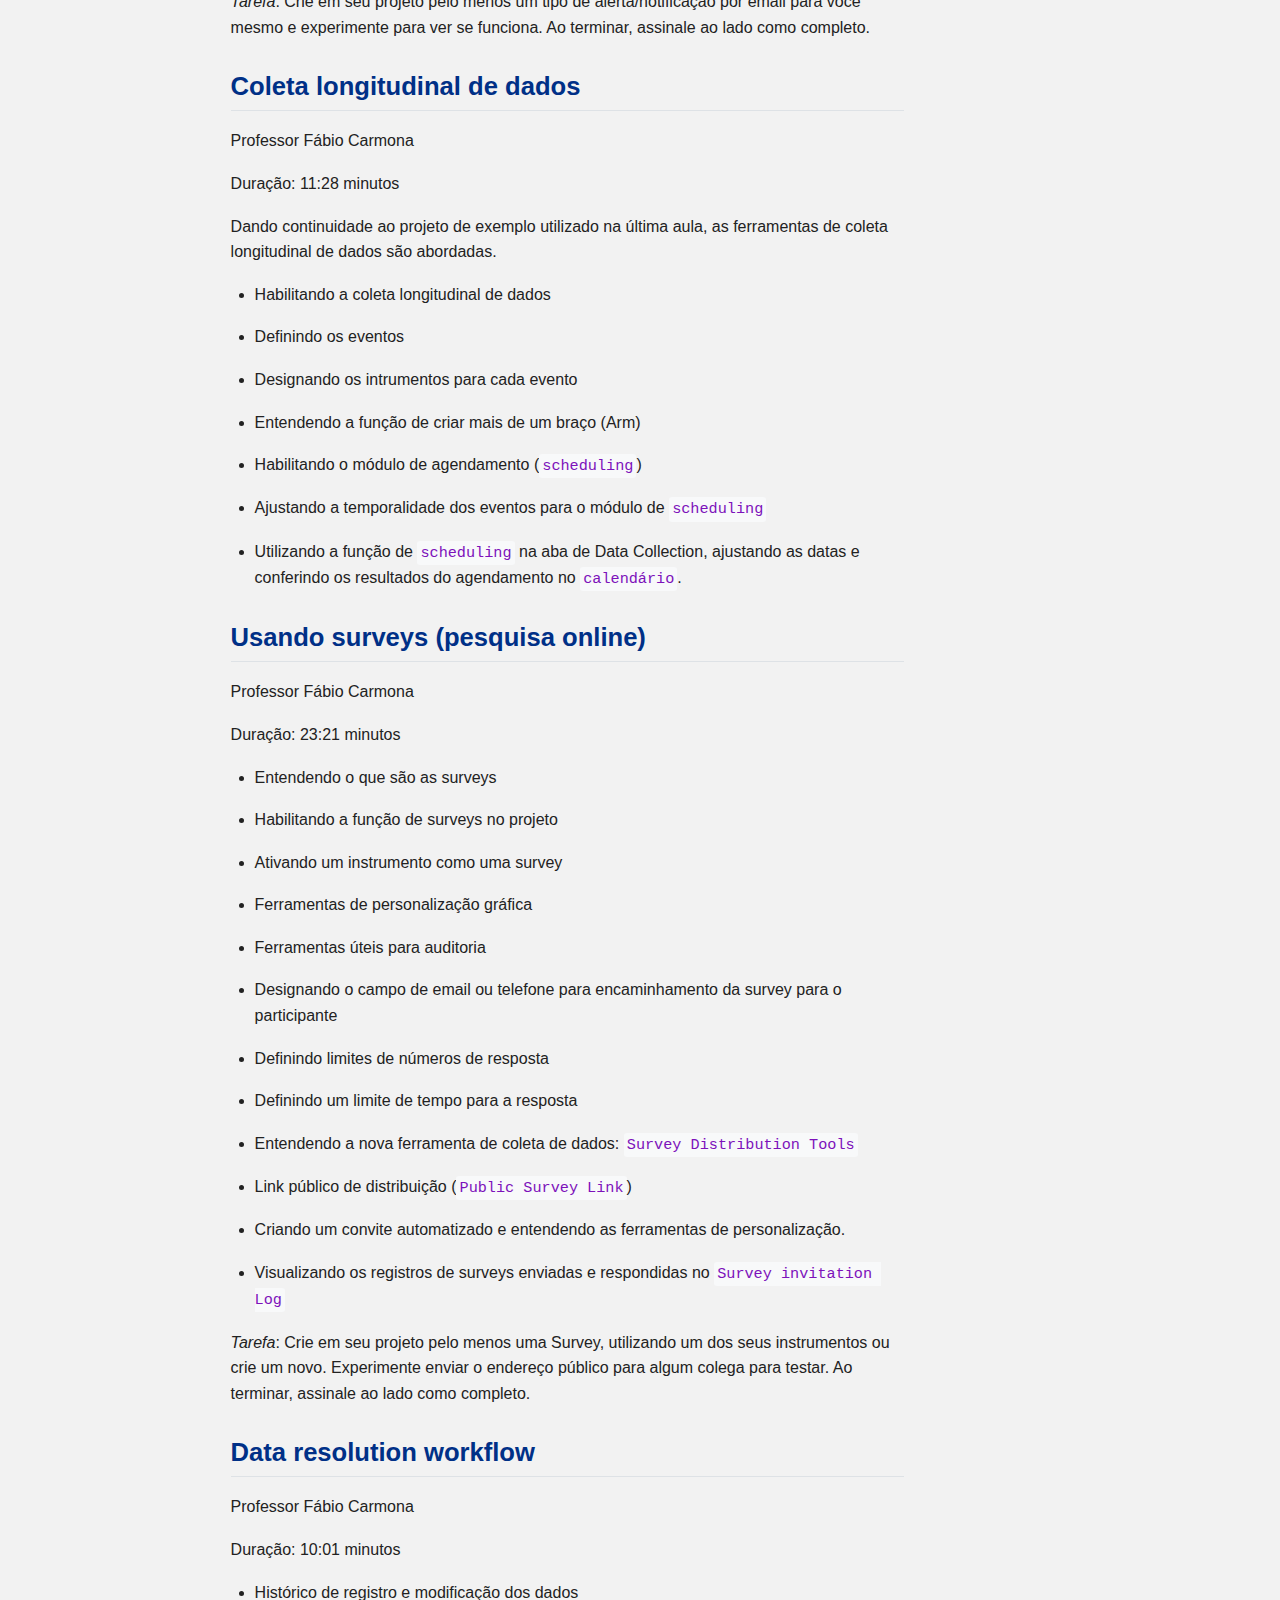
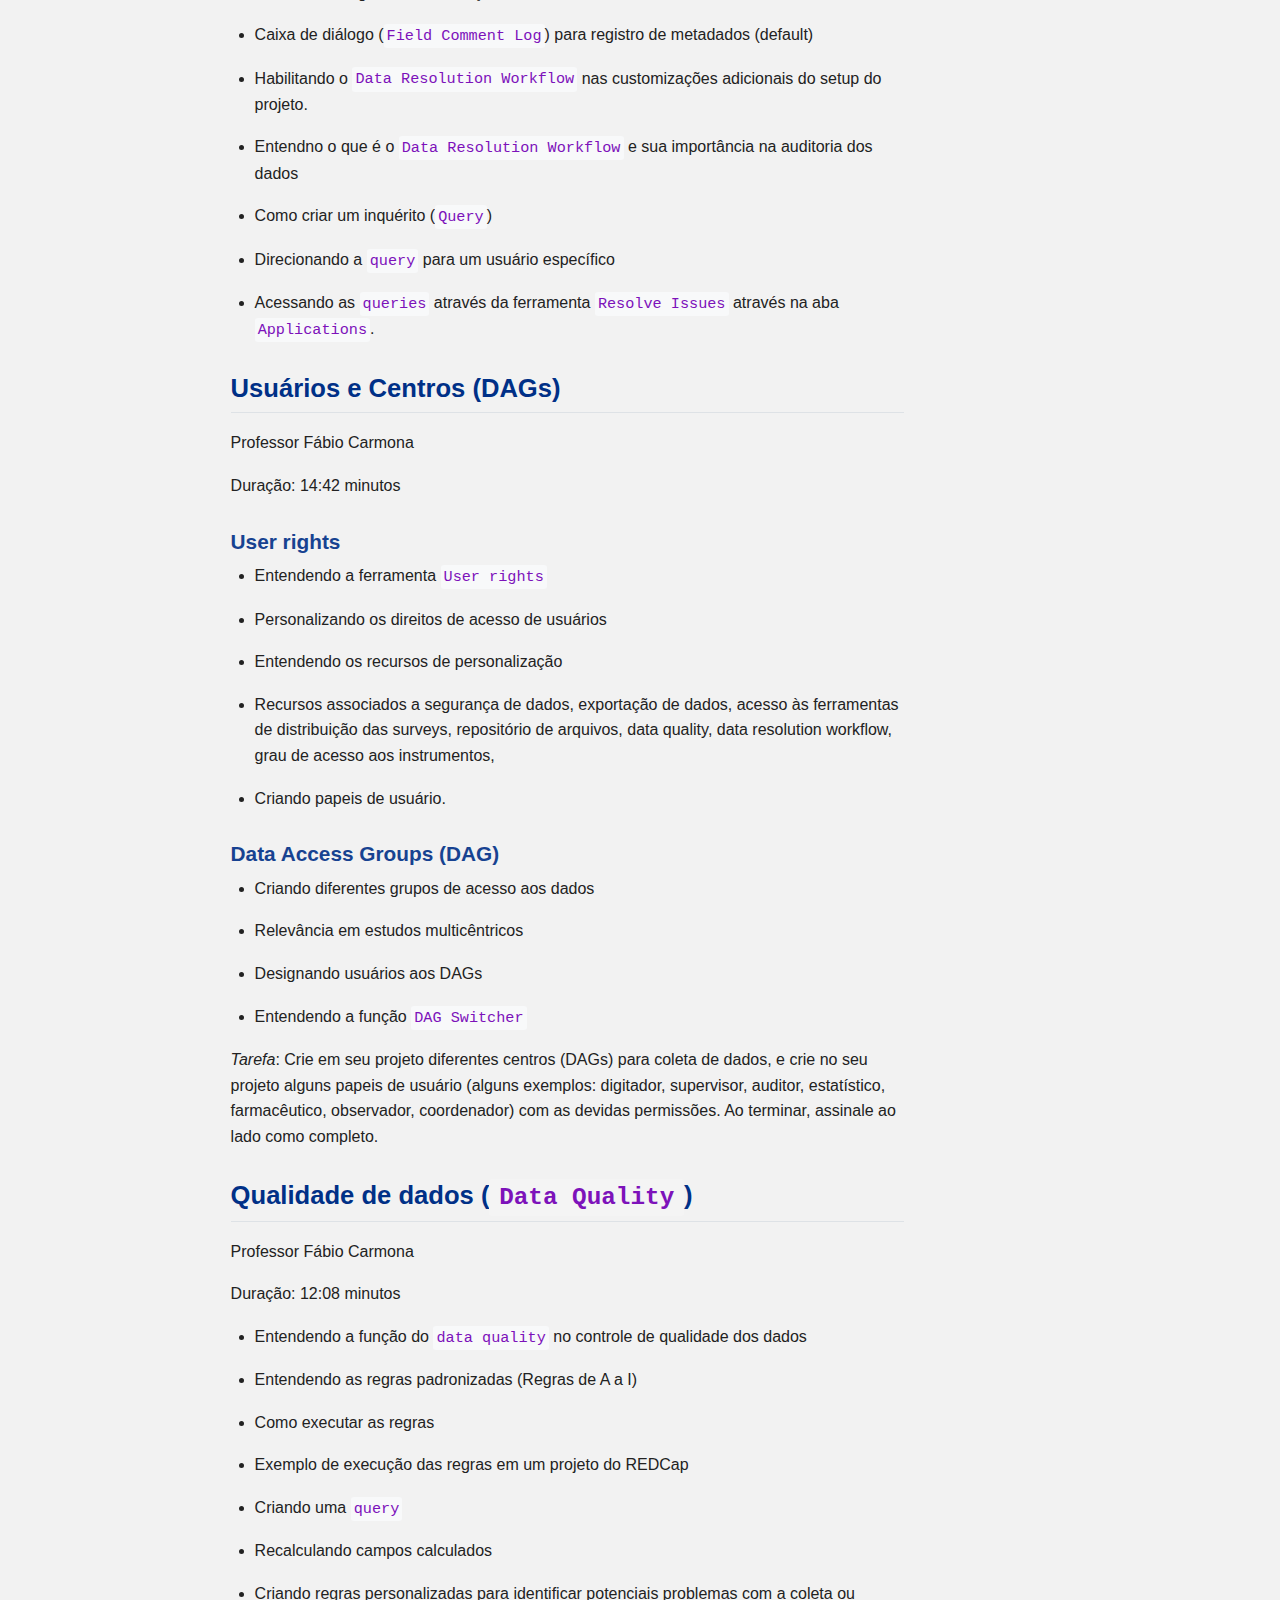
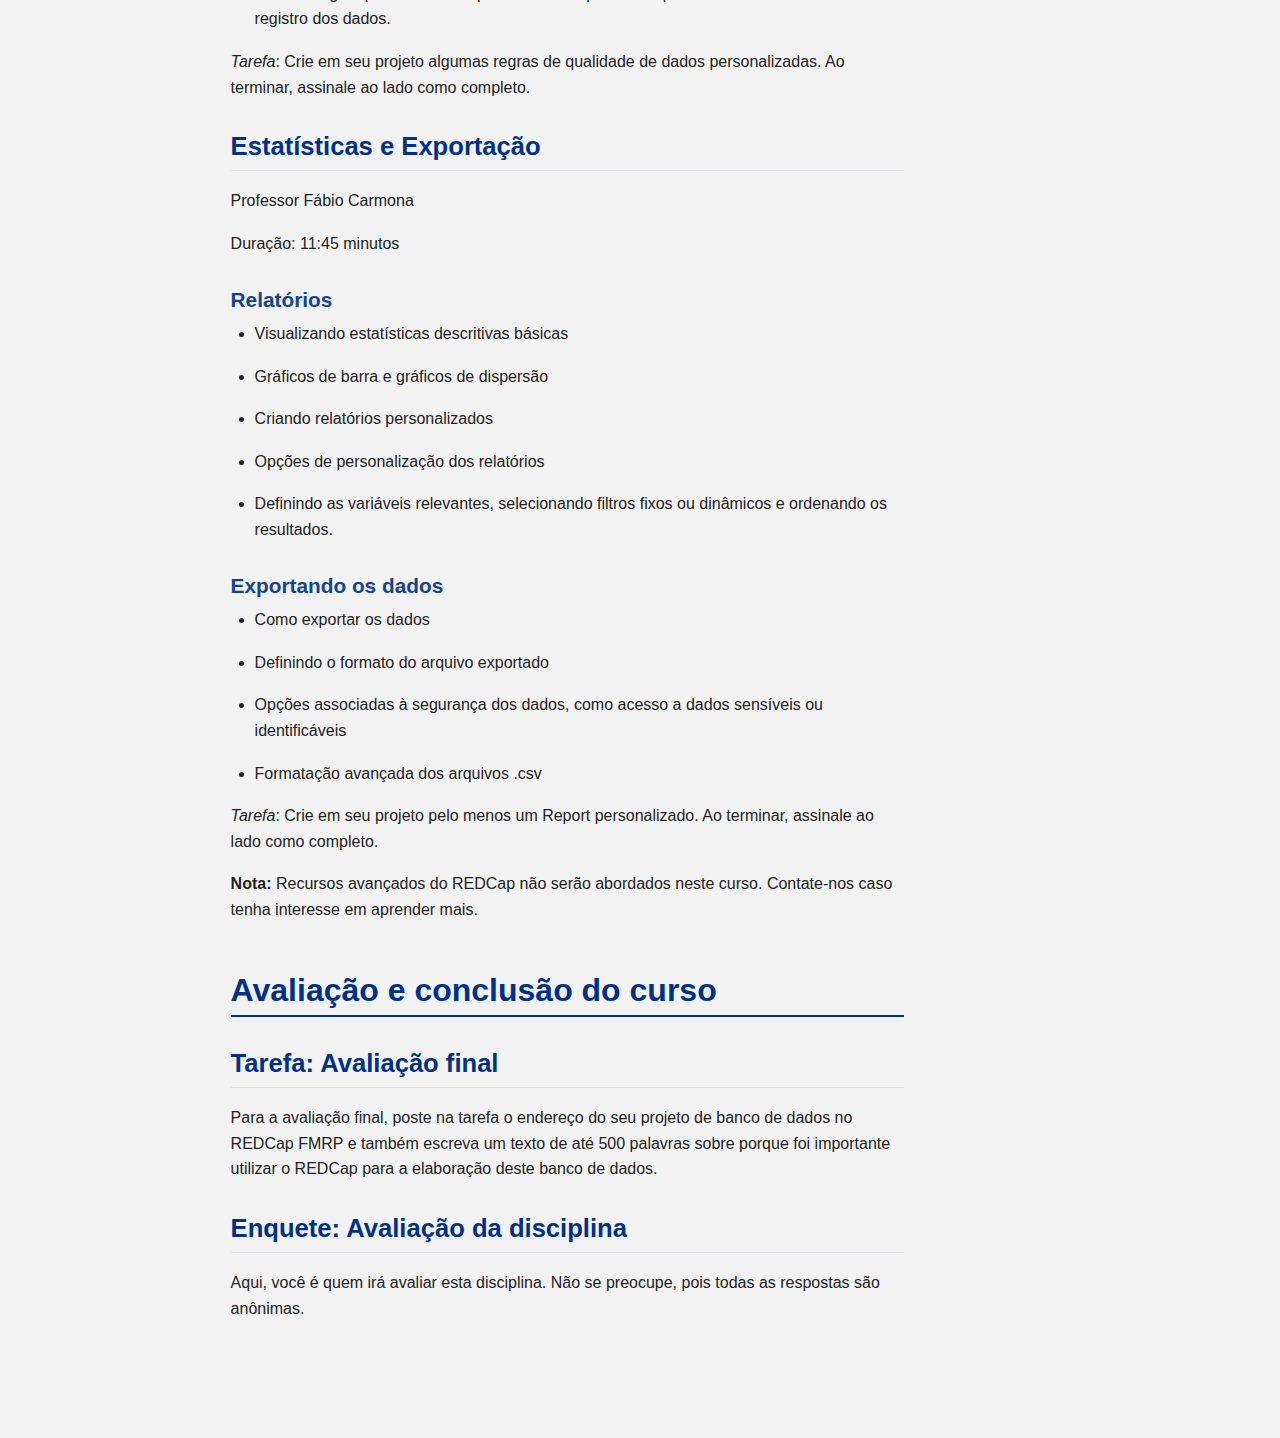
<file: Syllabus.html>
<!DOCTYPE html>
<html xmlns="http://www.w3.org/1999/xhtml" lang="en" xml:lang="en"><head>

<meta charset="utf-8">
<meta name="generator" content="quarto-1.5.56">

<meta name="viewport" content="width=device-width, initial-scale=1.0, user-scalable=yes">

<meta name="author" content="Gustavo Santos Paiva Laender Moura">
<meta name="dcterms.date" content="2025-03-23">

<title>MED5711 Sistemas de Informação</title>
<style>
code{white-space: pre-wrap;}
span.smallcaps{font-variant: small-caps;}
div.columns{display: flex; gap: min(4vw, 1.5em);}
div.column{flex: auto; overflow-x: auto;}
div.hanging-indent{margin-left: 1.5em; text-indent: -1.5em;}
ul.task-list{list-style: none;}
ul.task-list li input[type="checkbox"] {
  width: 0.8em;
  margin: 0 0.8em 0.2em -1em; /* quarto-specific, see https://github.com/quarto-dev/quarto-cli/issues/4556 */ 
  vertical-align: middle;
}
</style>


<script src="Syllabus_files/libs/clipboard/clipboard.min.js"></script>
<script src="Syllabus_files/libs/quarto-html/quarto.js"></script>
<script src="Syllabus_files/libs/quarto-html/popper.min.js"></script>
<script src="Syllabus_files/libs/quarto-html/tippy.umd.min.js"></script>
<script src="Syllabus_files/libs/quarto-html/anchor.min.js"></script>
<link href="Syllabus_files/libs/quarto-html/tippy.css" rel="stylesheet">
<link href="Syllabus_files/libs/quarto-html/quarto-syntax-highlighting.css" rel="stylesheet" id="quarto-text-highlighting-styles">
<script src="Syllabus_files/libs/bootstrap/bootstrap.min.js"></script>
<link href="Syllabus_files/libs/bootstrap/bootstrap-icons.css" rel="stylesheet">
<link href="Syllabus_files/libs/bootstrap/bootstrap.min.css" rel="stylesheet" id="quarto-bootstrap" data-mode="light">
<style>html{ scroll-behavior: smooth; }</style>


<link rel="stylesheet" href="index.css">
</head>

<body>

<div id="quarto-content" class="page-columns page-rows-contents page-layout-article">
<div id="quarto-margin-sidebar" class="sidebar margin-sidebar">
  <nav id="TOC" role="doc-toc" class="toc-active">
    <h2 id="toc-title">Table of contents</h2>
   
  <ul>
  <li><a href="#informações-gerais-da-disciplina" id="toc-informações-gerais-da-disciplina" class="nav-link active" data-scroll-target="#informações-gerais-da-disciplina">Informações Gerais da Disciplina</a>
  <ul class="collapse">
  <li><a href="#instruções-sobre-a-disciplina" id="toc-instruções-sobre-a-disciplina" class="nav-link" data-scroll-target="#instruções-sobre-a-disciplina">Instruções sobre a disciplina</a></li>
  <li><a href="#plantões-de-dúvidas" id="toc-plantões-de-dúvidas" class="nav-link" data-scroll-target="#plantões-de-dúvidas">Plantões de Dúvidas</a></li>
  </ul></li>
  <li><a href="#introdução" id="toc-introdução" class="nav-link" data-scroll-target="#introdução">Introdução</a>
  <ul class="collapse">
  <li><a href="#introdução-à-disciplina" id="toc-introdução-à-disciplina" class="nav-link" data-scroll-target="#introdução-à-disciplina">Introdução à disciplina</a></li>
  <li><a href="#planejando-sua-coleta-de-dados" id="toc-planejando-sua-coleta-de-dados" class="nav-link" data-scroll-target="#planejando-sua-coleta-de-dados">Planejando sua coleta de dados</a></li>
  <li><a href="#bancos-de-dados" id="toc-bancos-de-dados" class="nav-link" data-scroll-target="#bancos-de-dados">Bancos de Dados</a></li>
  <li><a href="#lgpd---lei-geral-de-proteção-de-dados-url" id="toc-lgpd---lei-geral-de-proteção-de-dados-url" class="nav-link" data-scroll-target="#lgpd---lei-geral-de-proteção-de-dados-url">LGPD - Lei Geral de Proteção de Dados URL</a></li>
  <li><a href="#redcap" id="toc-redcap" class="nav-link" data-scroll-target="#redcap">REDCap</a></li>
  <li><a href="#redcap-fmrp" id="toc-redcap-fmrp" class="nav-link" data-scroll-target="#redcap-fmrp">REDCap FMRP</a></li>
  </ul></li>
  <li><a href="#recursos-básicos" id="toc-recursos-básicos" class="nav-link" data-scroll-target="#recursos-básicos">Recursos básicos</a>
  <ul class="collapse">
  <li><a href="#visão-geral---redcap" id="toc-visão-geral---redcap" class="nav-link" data-scroll-target="#visão-geral---redcap">Visão Geral - REDCap</a></li>
  <li><a href="#criar-um-projeto---instrumentos---camposvariáveis" id="toc-criar-um-projeto---instrumentos---camposvariáveis" class="nav-link" data-scroll-target="#criar-um-projeto---instrumentos---camposvariáveis">Criar um Projeto - Instrumentos - Campos/variáveis</a></li>
  <li><a href="#branching-logic" id="toc-branching-logic" class="nav-link" data-scroll-target="#branching-logic">Branching Logic</a></li>
  <li><a href="#campo-calculated" id="toc-campo-calculated" class="nav-link" data-scroll-target="#campo-calculated">Campo Calculated</a></li>
  <li><a href="#matriz-action-tags-smart-variables-e-piping" id="toc-matriz-action-tags-smart-variables-e-piping" class="nav-link" data-scroll-target="#matriz-action-tags-smart-variables-e-piping">Matriz, Action Tags, Smart Variables e Piping</a></li>
  </ul></li>
  <li><a href="#recursos-intermediários" id="toc-recursos-intermediários" class="nav-link" data-scroll-target="#recursos-intermediários">Recursos intermediários</a>
  <ul class="collapse">
  <li><a href="#alertas-notificações" id="toc-alertas-notificações" class="nav-link" data-scroll-target="#alertas-notificações">Alertas &amp; Notificações</a></li>
  <li><a href="#coleta-longitudinal-de-dados" id="toc-coleta-longitudinal-de-dados" class="nav-link" data-scroll-target="#coleta-longitudinal-de-dados">Coleta longitudinal de dados</a></li>
  <li><a href="#usando-surveys-pesquisa-online" id="toc-usando-surveys-pesquisa-online" class="nav-link" data-scroll-target="#usando-surveys-pesquisa-online">Usando surveys (pesquisa online)</a></li>
  <li><a href="#data-resolution-workflow" id="toc-data-resolution-workflow" class="nav-link" data-scroll-target="#data-resolution-workflow">Data resolution workflow</a></li>
  <li><a href="#usuários-e-centros-dags" id="toc-usuários-e-centros-dags" class="nav-link" data-scroll-target="#usuários-e-centros-dags">Usuários e Centros (DAGs)</a>
  <ul class="collapse">
  <li><a href="#user-rights" id="toc-user-rights" class="nav-link" data-scroll-target="#user-rights">User rights</a></li>
  <li><a href="#data-access-groups-dag" id="toc-data-access-groups-dag" class="nav-link" data-scroll-target="#data-access-groups-dag">Data Access Groups (DAG)</a></li>
  </ul></li>
  <li><a href="#qualidade-de-dados-data-quality" id="toc-qualidade-de-dados-data-quality" class="nav-link" data-scroll-target="#qualidade-de-dados-data-quality">Qualidade de dados (<code>Data Quality</code>)</a></li>
  <li><a href="#estatísticas-e-exportação" id="toc-estatísticas-e-exportação" class="nav-link" data-scroll-target="#estatísticas-e-exportação">Estatísticas e Exportação</a>
  <ul class="collapse">
  <li><a href="#relatórios" id="toc-relatórios" class="nav-link" data-scroll-target="#relatórios">Relatórios</a></li>
  <li><a href="#exportando-os-dados" id="toc-exportando-os-dados" class="nav-link" data-scroll-target="#exportando-os-dados">Exportando os dados</a></li>
  </ul></li>
  </ul></li>
  <li><a href="#avaliação-e-conclusão-do-curso" id="toc-avaliação-e-conclusão-do-curso" class="nav-link" data-scroll-target="#avaliação-e-conclusão-do-curso">Avaliação e conclusão do curso</a>
  <ul class="collapse">
  <li><a href="#tarefa-avaliação-final" id="toc-tarefa-avaliação-final" class="nav-link" data-scroll-target="#tarefa-avaliação-final">Tarefa: Avaliação final</a></li>
  <li><a href="#enquete-avaliação-da-disciplina" id="toc-enquete-avaliação-da-disciplina" class="nav-link" data-scroll-target="#enquete-avaliação-da-disciplina">Enquete: Avaliação da disciplina</a></li>
  </ul></li>
  </ul>
</nav>
</div>
<main class="content" id="quarto-document-content">

<header id="title-block-header" class="quarto-title-block default">
<div class="quarto-title">
<h1 class="title">MED5711 Sistemas de Informação</h1>
<p class="subtitle lead">Programa da disciplina</p>
</div>


<div class="quarto-title-meta-author">
  <div class="quarto-title-meta-heading">Author</div>
  <div class="quarto-title-meta-heading">Affiliation</div>
  
    <div class="quarto-title-meta-contents">
    <p class="author"><strong>Gustavo Santos Paiva Laender Moura</strong> <a href="mailto:gsplmoura@usp.br" class="quarto-title-author-email"><i class="bi bi-envelope"></i></a> </p>
  </div>
  <div class="quarto-title-meta-contents">
        <p class="affiliation">
            Divisão de Nutrologia, Departamento de Clínica Médica
          </p>
      </div>
  </div>

<div class="quarto-title-meta">

      
    <div>
    <div class="quarto-title-meta-heading">Published</div>
    <div class="quarto-title-meta-contents">
      <p class="date">March 23, 2025</p>
    </div>
  </div>
  
    
  </div>
  


</header>


<section id="informações-gerais-da-disciplina" class="level1">
<h1>Informações Gerais da Disciplina</h1>
<p><a href="https://edisciplinas.usp.br/course/view.php?id=130368">Ambiente da disciplina</a></p>
<p><strong>Coordenador</strong></p>
<ul>
<li><a href="mailto:carmona@fmrp.usp.br">Professor Dr.&nbsp;Fabio Carmona</a> (DPP-FMRP)</li>
</ul>
<p><strong>Colaboradores</strong></p>
<ul>
<li><p><a href="mailto:rperussi@fmrp.usp.br">Ricardo Perussi</a> (STI-FMRP)</p></li>
<li><p><a href="mailto:carlosjunior@hcrp.usp.br">Carlos Alberto Siqueira Lima Jr.</a> (DPP-FMRP/FAEPA)</p></li>
<li><p><a href="mailto:gsplmoura@usp.br">Gustavo S. P. Laender Moura</a> (DCM-FMRP)</p></li>
</ul>
<section id="instruções-sobre-a-disciplina" class="level2">
<h2 class="anchored" data-anchor-id="instruções-sobre-a-disciplina">Instruções sobre a disciplina</h2>
<p>Seja bem vindo(a) a MED5711 Sistemas de informação. Esta disciplina teve seu conteúdo totalmente reformulado em 2021, tendo agora como foco o desenvolvimento de seu banco de dados de pesquisa na plataforma REDCap.</p>
<p>Esta disciplina será ministrada totalmente online e de forma assíncrona, ou seja, cada estudante vai assistindo aos vídeos e completando as tarefas no seu próprio ritmo. O curso ocorre durante todo o mês de abril. Haverá plantões de dúvidas ao vivo, também online, para os que precisarem, às quintas-feiras, às 20h00 na sala de aula virtual, durante todo o mês.</p>
<p>Para aprovação na disciplina, é necessário completar todas as tarefas e a avaliação final. A avaliação da disciplina também é obrigatória para a conclusão do curso. A conclusão de todas as atividades é esperada até a data máxima de 30/abril.</p>
<p>Se houver dúvidas, não hesite em nos escrever nos emails ou no fórum de dúvidas.</p>
<p>Bom curso.</p>
<p>Prof.&nbsp;Fabio Carmona</p>
</section>
<section id="plantões-de-dúvidas" class="level2">
<h2 class="anchored" data-anchor-id="plantões-de-dúvidas">Plantões de Dúvidas</h2>
<p>MED5711 Plantão de dúvidas Todas as quintas-feiras de 04/abril até 25/abril, às 20h00. Atendimento ao vivo por ordem de chegada.</p>
</section>
</section>
<section id="introdução" class="level1">
<h1>Introdução</h1>
<section id="introdução-à-disciplina" class="level2">
<h2 class="anchored" data-anchor-id="introdução-à-disciplina">Introdução à disciplina</h2>
<p>Professor Fábio Carmona</p>
<p>Duração: 03:54 minutos</p>
<ul>
<li><p>Carga horária e créditos</p></li>
<li><p>Metodologia</p></li>
<li><p>Programa de ensino</p></li>
<li><p>Avaliação: implementação de um projeto de pesquisa no REDCap</p></li>
</ul>
</section>
<section id="planejando-sua-coleta-de-dados" class="level2">
<h2 class="anchored" data-anchor-id="planejando-sua-coleta-de-dados">Planejando sua coleta de dados</h2>
<p>Professor Fábio Carmona</p>
<p>Duração: 33:24 minutos</p>
<ul>
<li><p>Garbage in, garbage out</p></li>
<li><p>Pontos a considerar no planejamento da coleta de dados: origem, conferência, armazenamento, auditoria, preparação dos dados, planejamento da análise, apresentação dos resultados.</p></li>
<li><p>Bancos de dados pré-existentes: DATASUS, Coortes, Rede Brasileira de pesquisas neonatais, IBGE, repositórios de dados - re3data.org, figshare, data dryad, zenodo, repositório USP, repositório das principais editoras.</p></li>
<li><p>Recomendações gerais quanto a segurança e qualidade dos dados.</p></li>
<li><p>Princípios FAIR (findable, accessible, interoperable, re-usable)</p></li>
<li><p>Preparação dos dados para análise: consistência no uso de unidades e codificação de variáveis; razões para dados faltantes (missing).</p></li>
<li><p>Plano de gestão de dados (Data management plan - DMP): DMP Tool, recomendações da USP para gestão de dados (agência AGUIA), recomendações da FAPESP.</p></li>
<li><p>Dicionário de dados: componentes fundamentais.</p></li>
<li><p>Vantagens do uso do REDCap para coleta de dados: coleta, conferência, armazenamento, auditoria, relatórios, preparação para análise.</p></li>
</ul>
<p><em>Tarefa</em>: Elabore o seu dicionário de dados</p>
</section>
<section id="bancos-de-dados" class="level2">
<h2 class="anchored" data-anchor-id="bancos-de-dados">Bancos de Dados</h2>
<p>Ricardo Perussi</p>
<p>Duração: 08:41 minutos</p>
<p>Conceitos básicos de banco de dados.</p>
<p>Bibliografia:</p>
<ul>
<li><p>Elmasri &amp; Navathe - Fundamentos de Banco de Dados</p></li>
<li><p>Carlos Alberto Heuser - Projeto de Banco de Dados</p></li>
</ul>
</section>
<section id="lgpd---lei-geral-de-proteção-de-dados-url" class="level2">
<h2 class="anchored" data-anchor-id="lgpd---lei-geral-de-proteção-de-dados-url">LGPD - Lei Geral de Proteção de Dados URL</h2>
<p>Ricardo Perussi</p>
<p>Duração: 10:25 minutos</p>
<p>Aula expositiva sobre a Lei Geral de Proteção de Dados - LGPD (Lei 13709/2018)</p>
<p>Bibliografia:</p>
<ul>
<li><p>Rede Nacional de Ensino e Pesquisa (RNP) - https://www.rnp.br</p></li>
<li><p>Serviço Federal de Processamento de Dados (SERPRO) - https://www.serpro.gov.br/lgpd</p></li>
</ul>
</section>
<section id="redcap" class="level2">
<h2 class="anchored" data-anchor-id="redcap">REDCap</h2>
<p>Ricardo Perussi</p>
<p>Duração: 11:31 minutos</p>
<p>Aula expositiva sobre sistemas para coleta e armazenamento de dados online - REDCap (Principais funcionalidades e Vantagens)</p>
<ul>
<li><p>Significado da sigla REDCap</p></li>
<li><p>Principais funções: contruir, gerenciar e exportar os dados</p></li>
<li><p>Origem do REDCap</p></li>
<li><p>Vantagens do REDCap:</p>
<ul>
<li><p>Estudos transversais e longitudinais</p></li>
<li><p>Questionários auto-aplicáveis (Survey)</p></li>
<li><p>Coleta de dados multicêntricos (DAG)</p></li>
<li><p>Randomização</p></li>
<li><p>Controle de qualidade dos dados (Data Quality)</p></li>
<li><p>Compatibilidade (Desktop - Mobile - Offline)</p></li>
<li><p>Controle de acesso e permissões de usuários</p></li>
<li><p>Rastreabilidade (Log)</p></li>
<li><p>Segurança da Informação (HTTPs e Backup)</p></li>
</ul></li>
</ul>
</section>
<section id="redcap-fmrp" class="level2">
<h2 class="anchored" data-anchor-id="redcap-fmrp">REDCap FMRP</h2>
<p>Ricardo Perussi</p>
<p>Duração: 04:57 minutos</p>
<p>Aula expositiva com informações de solicitação de acesso à instância REDCap FMRP. Informações gerais sobre a infraestrutura existente da instância FMRP do REDCap, servidores e rotinas de backup.</p>
<p><em>Tarefa</em>: Crie seu usuário e senha no REDCap FMRP e crie um projeto em branco e poste aqui o endereço</p>
</section>
</section>
<section id="recursos-básicos" class="level1">
<h1>Recursos básicos</h1>
<section id="visão-geral---redcap" class="level2">
<h2 class="anchored" data-anchor-id="visão-geral---redcap">Visão Geral - REDCap</h2>
<p>Ricardo Perussi</p>
<p>Duração: 17:09 minutos</p>
<p>Aula expositiva com uma visão geral das principais funcionalidades e recursos da ferramenta REDCap.</p>
<ul>
<li><p>Tipos de projeto</p></li>
<li><p>Criando um projeto novo</p></li>
<li><p>Página geral do projeto (Project Setup) e principais recursos disponíveis:</p>
<ul>
<li><p>habilitação de surveys</p></li>
<li><p>habilitação de projeto longitudinal e eventos</p></li>
<li><p>acesso a páginas de ajuda</p></li>
<li><p>criação do projeto com online designer vs.&nbsp;data dictionary</p></li>
</ul></li>
<li><p>Utilização de “braços” ou Arms (grupos de eventos / instrumentos)</p></li>
<li><p>Record status dashboard</p></li>
<li><p>Importação de dados com “Data Import Tool”</p></li>
<li><p>Overview sobre os tipos de campos, “branching logic” e matrizes.</p></li>
<li><p>Outras funcionalidades: piping, smart variables, action tags.</p></li>
</ul>
</section>
<section id="criar-um-projeto---instrumentos---camposvariáveis" class="level2">
<h2 class="anchored" data-anchor-id="criar-um-projeto---instrumentos---camposvariáveis">Criar um Projeto - Instrumentos - Campos/variáveis</h2>
<p>Ricardo Perussi</p>
<p>Duração: 33:24 minutos</p>
<p>Aula com aplicações práticas, diretamente na ferramenta REDCap, a partir de um exercício: analisar a evolução do IMC dos alunos da FMRP durante os 6 anos do curso (<code>IMC FMRP</code>).</p>
<ul>
<li><p>Acesso instância REDCap FMRP - redcap.fmrp.usp.br</p></li>
<li><p>Solicitação de usuário e senha através do formulário</p></li>
<li><p>Criação de um novo Projeto</p></li>
<li><p>Criando o primeiro instrumento: dados demográficos</p></li>
<li><p>Criar os primeiros campos/variáveis de um instrumento</p></li>
<li><p>Escolhendo o tipo de campo e utilizando termos de validação dos dados.</p></li>
<li><p>Importância de marcar campos que contém dados identificáveis.</p></li>
<li><p>Utilizando field notes.</p></li>
<li><p>Mudando o alinhamento dos campos.</p></li>
<li><p>Overview da possibilidade de realizar download de instrumentos (arquivo .zip) para compartilhamento, importação de intrumentos a partir de arquivos locais, ou importação de instrumentos a partir da biblioteca do REDCap.</p></li>
</ul>
<p><em>Tarefa</em>: Crie instrumentos (formulários) com campos de diferentes tipos, usando como base o seu dicionário de dados. Ao terminar, assinale ao lado como completo.</p>
</section>
<section id="branching-logic" class="level2">
<h2 class="anchored" data-anchor-id="branching-logic">Branching Logic</h2>
<p>Ricardo Perussi</p>
<p>Duração: 15:38 minutos</p>
<p>Aula com aplicação prática da funcionalidade “Branching logic” no condicionamento de campos/variáveis, retomando o projeto criado na última aula (<code>IMC FMRP</code>).</p>
<ul>
<li><p>Criando o segundo instrumento: dados antropométricos</p></li>
<li><p>Primeiro campo branching logic, condicionando o campo <code>gestante</code> apenas para indivíduos do <code>sexo</code> feminino.</p></li>
<li><p>Desabilitando a opção padrão de auto-numeração do <code>record_id</code> e adicionando o primeiro registro de participante.</p></li>
<li><p>Entenendo a função do <code>form status</code>: complete, incomplete, unverified, e entendendo a codificação de cores no <code>record dashboard</code>.</p></li>
</ul>
<p><em>Tarefa</em>: Crie nos seus instrumentos (formulários) alguns campos com condição (branching logic). Ao terminar, assinale ao lado como completo.</p>
</section>
<section id="campo-calculated" class="level2">
<h2 class="anchored" data-anchor-id="campo-calculated">Campo Calculated</h2>
<p>Ricardo Perussi</p>
<p>Duração: 14:22 minutos</p>
<p>Retomando o projeto <code>IMC FMRP</code>:</p>
<ul>
<li><p>Criando o primeiro campo calculado: <code>idade</code> usando as funções <code>datediff</code> e <code>round</code>.</p></li>
<li><p>Acessando o Help &amp; FAQ para obter mais informações e citando alguns exemplos de função: <code>if</code>, <code>mean</code>, <code>median</code>, dentre outras.</p></li>
<li><p>Criando outro campo calculado - <code>IMC</code>.</p></li>
</ul>
<p><em>Tarefa</em>: Crie nos seus instrumentos (formulários) alguns campos calculados. Ao terminar, assinale ao lado como completo.</p>
</section>
<section id="matriz-action-tags-smart-variables-e-piping" class="level2">
<h2 class="anchored" data-anchor-id="matriz-action-tags-smart-variables-e-piping">Matriz, Action Tags, Smart Variables e Piping</h2>
<p>Ricardo Perussi</p>
<p>Duração: 23:04 minutos</p>
<p>Retomando o projeto <code>IMC FMRP</code> para aplicação prática dos recursos de campo do tipo matriz, Action Tags e Piping.</p>
<ul>
<li><p>Agrupando variáveis com as mesmas opções de resposta em matrizes, a partir do exemplo de atividade física.</p></li>
<li><p>Overview de algumas action tags e utilizando a primeira action tag <code>@calctext</code>. Comentário que é possível adicionar mais uma action tag na mesma variável.</p></li>
<li><p>Utilizando o <code>piping</code>.</p></li>
</ul>
<p><em>Tarefa</em>: Crie em seus instrumentos (formulários) campos do tipo matriz e experimente utilizar o recurso piping em alguns cabeçalhos. Ao terminar, assinale ao lado como completo.</p>
</section>
</section>
<section id="recursos-intermediários" class="level1">
<h1>Recursos intermediários</h1>
<section id="alertas-notificações" class="level2">
<h2 class="anchored" data-anchor-id="alertas-notificações">Alertas &amp; Notificações</h2>
<p>Professor Fábio Carmona</p>
<p>Duração: 18:03 minutos</p>
<p>Utilizando a função de alerta e notifação a partir de um projeto de exemplo com os instrumentos “inclusão,”alocação”, e “seguimento”. O primeiro alerta criado tem a função de “avisar o estatístico para randomizar”.</p>
<p>Todas as opções de configuração e ajustes possíveis são explicadas, incluindo:</p>
<ul>
<li><p>lógica condicional;</p></li>
<li><p>momento em que o alerta será disparado;</p></li>
<li><p>recorrência dos alertas;</p></li>
<li><p>protegendo dados sensíveis bloqueando o <code>piping</code> de dados identificáveis;</p></li>
<li><p>Outro exemplo de utilização de <code>piping</code> na mensagem do alerta.</p></li>
<li><p>Testando o funcionamento dos alerta.</p></li>
<li><p>Acesso ao <code>Notification Log</code>.</p></li>
</ul>
<p><em>Tarefa</em>: Crie em seu projeto pelo menos um tipo de alerta/notificação por email para você mesmo e experimente para ver se funciona. Ao terminar, assinale ao lado como completo.</p>
</section>
<section id="coleta-longitudinal-de-dados" class="level2">
<h2 class="anchored" data-anchor-id="coleta-longitudinal-de-dados">Coleta longitudinal de dados</h2>
<p>Professor Fábio Carmona</p>
<p>Duração: 11:28 minutos</p>
<p>Dando continuidade ao projeto de exemplo utilizado na última aula, as ferramentas de coleta longitudinal de dados são abordadas.</p>
<ul>
<li><p>Habilitando a coleta longitudinal de dados</p></li>
<li><p>Definindo os eventos</p></li>
<li><p>Designando os intrumentos para cada evento</p></li>
<li><p>Entendendo a função de criar mais de um braço (Arm)</p></li>
<li><p>Habilitando o módulo de agendamento (<code>scheduling</code>)</p></li>
<li><p>Ajustando a temporalidade dos eventos para o módulo de <code>scheduling</code></p></li>
<li><p>Utilizando a função de <code>scheduling</code> na aba de Data Collection, ajustando as datas e conferindo os resultados do agendamento no <code>calendário</code>.</p></li>
</ul>
</section>
<section id="usando-surveys-pesquisa-online" class="level2">
<h2 class="anchored" data-anchor-id="usando-surveys-pesquisa-online">Usando surveys (pesquisa online)</h2>
<p>Professor Fábio Carmona</p>
<p>Duração: 23:21 minutos</p>
<ul>
<li><p>Entendendo o que são as surveys</p></li>
<li><p>Habilitando a função de surveys no projeto</p></li>
<li><p>Ativando um instrumento como uma survey</p></li>
<li><p>Ferramentas de personalização gráfica</p></li>
<li><p>Ferramentas úteis para auditoria</p></li>
<li><p>Designando o campo de email ou telefone para encaminhamento da survey para o participante</p></li>
<li><p>Definindo limites de números de resposta</p></li>
<li><p>Definindo um limite de tempo para a resposta</p></li>
<li><p>Entendendo a nova ferramenta de coleta de dados: <code>Survey Distribution Tools</code></p></li>
<li><p>Link público de distribuição (<code>Public Survey Link</code>)</p></li>
<li><p>Criando um convite automatizado e entendendo as ferramentas de personalização.</p></li>
<li><p>Visualizando os registros de surveys enviadas e respondidas no <code>Survey invitation Log</code></p></li>
</ul>
<p><em>Tarefa</em>: Crie em seu projeto pelo menos uma Survey, utilizando um dos seus instrumentos ou crie um novo. Experimente enviar o endereço público para algum colega para testar. Ao terminar, assinale ao lado como completo.</p>
</section>
<section id="data-resolution-workflow" class="level2">
<h2 class="anchored" data-anchor-id="data-resolution-workflow">Data resolution workflow</h2>
<p>Professor Fábio Carmona</p>
<p>Duração: 10:01 minutos</p>
<ul>
<li><p>Histórico de registro e modificação dos dados</p></li>
<li><p>Caixa de diálogo (<code>Field Comment Log</code>) para registro de metadados (default)</p></li>
<li><p>Habilitando o <code>Data Resolution Workflow</code> nas customizações adicionais do setup do projeto.</p></li>
<li><p>Entendno o que é o <code>Data Resolution Workflow</code> e sua importância na auditoria dos dados</p></li>
<li><p>Como criar um inquérito (<code>Query</code>)</p></li>
<li><p>Direcionando a <code>query</code> para um usuário específico</p></li>
<li><p>Acessando as <code>queries</code> através da ferramenta <code>Resolve Issues</code> através na aba <code>Applications</code>.</p></li>
</ul>
</section>
<section id="usuários-e-centros-dags" class="level2">
<h2 class="anchored" data-anchor-id="usuários-e-centros-dags">Usuários e Centros (DAGs)</h2>
<p>Professor Fábio Carmona</p>
<p>Duração: 14:42 minutos</p>
<section id="user-rights" class="level3">
<h3 class="anchored" data-anchor-id="user-rights">User rights</h3>
<ul>
<li><p>Entendendo a ferramenta <code>User rights</code></p></li>
<li><p>Personalizando os direitos de acesso de usuários</p></li>
<li><p>Entendendo os recursos de personalização</p></li>
<li><p>Recursos associados a segurança de dados, exportação de dados, acesso às ferramentas de distribuição das surveys, repositório de arquivos, data quality, data resolution workflow, grau de acesso aos instrumentos,</p></li>
<li><p>Criando papeis de usuário.</p></li>
</ul>
</section>
<section id="data-access-groups-dag" class="level3">
<h3 class="anchored" data-anchor-id="data-access-groups-dag">Data Access Groups (DAG)</h3>
<ul>
<li><p>Criando diferentes grupos de acesso aos dados</p></li>
<li><p>Relevância em estudos multicêntricos</p></li>
<li><p>Designando usuários aos DAGs</p></li>
<li><p>Entendendo a função <code>DAG Switcher</code></p></li>
</ul>
<p><em>Tarefa</em>: Crie em seu projeto diferentes centros (DAGs) para coleta de dados, e crie no seu projeto alguns papeis de usuário (alguns exemplos: digitador, supervisor, auditor, estatístico, farmacêutico, observador, coordenador) com as devidas permissões. Ao terminar, assinale ao lado como completo.</p>
</section>
</section>
<section id="qualidade-de-dados-data-quality" class="level2">
<h2 class="anchored" data-anchor-id="qualidade-de-dados-data-quality">Qualidade de dados (<code>Data Quality</code>)</h2>
<p>Professor Fábio Carmona</p>
<p>Duração: 12:08 minutos</p>
<ul>
<li><p>Entendendo a função do <code>data quality</code> no controle de qualidade dos dados</p></li>
<li><p>Entendendo as regras padronizadas (Regras de A a I)</p></li>
<li><p>Como executar as regras</p></li>
<li><p>Exemplo de execução das regras em um projeto do REDCap</p></li>
<li><p>Criando uma <code>query</code></p></li>
<li><p>Recalculando campos calculados</p></li>
<li><p>Criando regras personalizadas para identificar potenciais problemas com a coleta ou registro dos dados.</p></li>
</ul>
<p><em>Tarefa</em>: Crie em seu projeto algumas regras de qualidade de dados personalizadas. Ao terminar, assinale ao lado como completo.</p>
</section>
<section id="estatísticas-e-exportação" class="level2">
<h2 class="anchored" data-anchor-id="estatísticas-e-exportação">Estatísticas e Exportação</h2>
<p>Professor Fábio Carmona</p>
<p>Duração: 11:45 minutos</p>
<section id="relatórios" class="level3">
<h3 class="anchored" data-anchor-id="relatórios">Relatórios</h3>
<ul>
<li><p>Visualizando estatísticas descritivas básicas</p></li>
<li><p>Gráficos de barra e gráficos de dispersão</p></li>
<li><p>Criando relatórios personalizados</p></li>
<li><p>Opções de personalização dos relatórios</p></li>
<li><p>Definindo as variáveis relevantes, selecionando filtros fixos ou dinâmicos e ordenando os resultados.</p></li>
</ul>
</section>
<section id="exportando-os-dados" class="level3">
<h3 class="anchored" data-anchor-id="exportando-os-dados">Exportando os dados</h3>
<ul>
<li><p>Como exportar os dados</p></li>
<li><p>Definindo o formato do arquivo exportado</p></li>
<li><p>Opções associadas à segurança dos dados, como acesso a dados sensíveis ou identificáveis</p></li>
<li><p>Formatação avançada dos arquivos .csv</p></li>
</ul>
<p><em>Tarefa</em>: Crie em seu projeto pelo menos um Report personalizado. Ao terminar, assinale ao lado como completo.</p>
<p><strong>Nota:</strong> Recursos avançados do REDCap não serão abordados neste curso. Contate-nos caso tenha interesse em aprender mais.</p>
</section>
</section>
</section>
<section id="avaliação-e-conclusão-do-curso" class="level1">
<h1>Avaliação e conclusão do curso</h1>
<section id="tarefa-avaliação-final" class="level2">
<h2 class="anchored" data-anchor-id="tarefa-avaliação-final">Tarefa: Avaliação final</h2>
<p>Para a avaliação final, poste na tarefa o endereço do seu projeto de banco de dados no REDCap FMRP e também escreva um texto de até 500 palavras sobre porque foi importante utilizar o REDCap para a elaboração deste banco de dados.</p>
</section>
<section id="enquete-avaliação-da-disciplina" class="level2">
<h2 class="anchored" data-anchor-id="enquete-avaliação-da-disciplina">Enquete: Avaliação da disciplina</h2>
<p>Aqui, você é quem irá avaliar esta disciplina. Não se preocupe, pois todas as respostas são anônimas.</p>
</section>
</section>

</main>
<!-- /main column -->
<script id="quarto-html-after-body" type="application/javascript">
window.document.addEventListener("DOMContentLoaded", function (event) {
  const toggleBodyColorMode = (bsSheetEl) => {
    const mode = bsSheetEl.getAttribute("data-mode");
    const bodyEl = window.document.querySelector("body");
    if (mode === "dark") {
      bodyEl.classList.add("quarto-dark");
      bodyEl.classList.remove("quarto-light");
    } else {
      bodyEl.classList.add("quarto-light");
      bodyEl.classList.remove("quarto-dark");
    }
  }
  const toggleBodyColorPrimary = () => {
    const bsSheetEl = window.document.querySelector("link#quarto-bootstrap");
    if (bsSheetEl) {
      toggleBodyColorMode(bsSheetEl);
    }
  }
  toggleBodyColorPrimary();  
  const icon = "";
  const anchorJS = new window.AnchorJS();
  anchorJS.options = {
    placement: 'right',
    icon: icon
  };
  anchorJS.add('.anchored');
  const isCodeAnnotation = (el) => {
    for (const clz of el.classList) {
      if (clz.startsWith('code-annotation-')) {                     
        return true;
      }
    }
    return false;
  }
  const onCopySuccess = function(e) {
    // button target
    const button = e.trigger;
    // don't keep focus
    button.blur();
    // flash "checked"
    button.classList.add('code-copy-button-checked');
    var currentTitle = button.getAttribute("title");
    button.setAttribute("title", "Copied!");
    let tooltip;
    if (window.bootstrap) {
      button.setAttribute("data-bs-toggle", "tooltip");
      button.setAttribute("data-bs-placement", "left");
      button.setAttribute("data-bs-title", "Copied!");
      tooltip = new bootstrap.Tooltip(button, 
        { trigger: "manual", 
          customClass: "code-copy-button-tooltip",
          offset: [0, -8]});
      tooltip.show();    
    }
    setTimeout(function() {
      if (tooltip) {
        tooltip.hide();
        button.removeAttribute("data-bs-title");
        button.removeAttribute("data-bs-toggle");
        button.removeAttribute("data-bs-placement");
      }
      button.setAttribute("title", currentTitle);
      button.classList.remove('code-copy-button-checked');
    }, 1000);
    // clear code selection
    e.clearSelection();
  }
  const getTextToCopy = function(trigger) {
      const codeEl = trigger.previousElementSibling.cloneNode(true);
      for (const childEl of codeEl.children) {
        if (isCodeAnnotation(childEl)) {
          childEl.remove();
        }
      }
      return codeEl.innerText;
  }
  const clipboard = new window.ClipboardJS('.code-copy-button:not([data-in-quarto-modal])', {
    text: getTextToCopy
  });
  clipboard.on('success', onCopySuccess);
  if (window.document.getElementById('quarto-embedded-source-code-modal')) {
    // For code content inside modals, clipBoardJS needs to be initialized with a container option
    // TODO: Check when it could be a function (https://github.com/zenorocha/clipboard.js/issues/860)
    const clipboardModal = new window.ClipboardJS('.code-copy-button[data-in-quarto-modal]', {
      text: getTextToCopy,
      container: window.document.getElementById('quarto-embedded-source-code-modal')
    });
    clipboardModal.on('success', onCopySuccess);
  }
    var localhostRegex = new RegExp(/^(?:http|https):\/\/localhost\:?[0-9]*\//);
    var mailtoRegex = new RegExp(/^mailto:/);
      var filterRegex = new RegExp('/' + window.location.host + '/');
    var isInternal = (href) => {
        return filterRegex.test(href) || localhostRegex.test(href) || mailtoRegex.test(href);
    }
    // Inspect non-navigation links and adorn them if external
 	var links = window.document.querySelectorAll('a[href]:not(.nav-link):not(.navbar-brand):not(.toc-action):not(.sidebar-link):not(.sidebar-item-toggle):not(.pagination-link):not(.no-external):not([aria-hidden]):not(.dropdown-item):not(.quarto-navigation-tool):not(.about-link)');
    for (var i=0; i<links.length; i++) {
      const link = links[i];
      if (!isInternal(link.href)) {
        // undo the damage that might have been done by quarto-nav.js in the case of
        // links that we want to consider external
        if (link.dataset.originalHref !== undefined) {
          link.href = link.dataset.originalHref;
        }
      }
    }
  function tippyHover(el, contentFn, onTriggerFn, onUntriggerFn) {
    const config = {
      allowHTML: true,
      maxWidth: 500,
      delay: 100,
      arrow: false,
      appendTo: function(el) {
          return el.parentElement;
      },
      interactive: true,
      interactiveBorder: 10,
      theme: 'quarto',
      placement: 'bottom-start',
    };
    if (contentFn) {
      config.content = contentFn;
    }
    if (onTriggerFn) {
      config.onTrigger = onTriggerFn;
    }
    if (onUntriggerFn) {
      config.onUntrigger = onUntriggerFn;
    }
    window.tippy(el, config); 
  }
  const noterefs = window.document.querySelectorAll('a[role="doc-noteref"]');
  for (var i=0; i<noterefs.length; i++) {
    const ref = noterefs[i];
    tippyHover(ref, function() {
      // use id or data attribute instead here
      let href = ref.getAttribute('data-footnote-href') || ref.getAttribute('href');
      try { href = new URL(href).hash; } catch {}
      const id = href.replace(/^#\/?/, "");
      const note = window.document.getElementById(id);
      if (note) {
        return note.innerHTML;
      } else {
        return "";
      }
    });
  }
  const xrefs = window.document.querySelectorAll('a.quarto-xref');
  const processXRef = (id, note) => {
    // Strip column container classes
    const stripColumnClz = (el) => {
      el.classList.remove("page-full", "page-columns");
      if (el.children) {
        for (const child of el.children) {
          stripColumnClz(child);
        }
      }
    }
    stripColumnClz(note)
    if (id === null || id.startsWith('sec-')) {
      // Special case sections, only their first couple elements
      const container = document.createElement("div");
      if (note.children && note.children.length > 2) {
        container.appendChild(note.children[0].cloneNode(true));
        for (let i = 1; i < note.children.length; i++) {
          const child = note.children[i];
          if (child.tagName === "P" && child.innerText === "") {
            continue;
          } else {
            container.appendChild(child.cloneNode(true));
            break;
          }
        }
        if (window.Quarto?.typesetMath) {
          window.Quarto.typesetMath(container);
        }
        return container.innerHTML
      } else {
        if (window.Quarto?.typesetMath) {
          window.Quarto.typesetMath(note);
        }
        return note.innerHTML;
      }
    } else {
      // Remove any anchor links if they are present
      const anchorLink = note.querySelector('a.anchorjs-link');
      if (anchorLink) {
        anchorLink.remove();
      }
      if (window.Quarto?.typesetMath) {
        window.Quarto.typesetMath(note);
      }
      // TODO in 1.5, we should make sure this works without a callout special case
      if (note.classList.contains("callout")) {
        return note.outerHTML;
      } else {
        return note.innerHTML;
      }
    }
  }
  for (var i=0; i<xrefs.length; i++) {
    const xref = xrefs[i];
    tippyHover(xref, undefined, function(instance) {
      instance.disable();
      let url = xref.getAttribute('href');
      let hash = undefined; 
      if (url.startsWith('#')) {
        hash = url;
      } else {
        try { hash = new URL(url).hash; } catch {}
      }
      if (hash) {
        const id = hash.replace(/^#\/?/, "");
        const note = window.document.getElementById(id);
        if (note !== null) {
          try {
            const html = processXRef(id, note.cloneNode(true));
            instance.setContent(html);
          } finally {
            instance.enable();
            instance.show();
          }
        } else {
          // See if we can fetch this
          fetch(url.split('#')[0])
          .then(res => res.text())
          .then(html => {
            const parser = new DOMParser();
            const htmlDoc = parser.parseFromString(html, "text/html");
            const note = htmlDoc.getElementById(id);
            if (note !== null) {
              const html = processXRef(id, note);
              instance.setContent(html);
            } 
          }).finally(() => {
            instance.enable();
            instance.show();
          });
        }
      } else {
        // See if we can fetch a full url (with no hash to target)
        // This is a special case and we should probably do some content thinning / targeting
        fetch(url)
        .then(res => res.text())
        .then(html => {
          const parser = new DOMParser();
          const htmlDoc = parser.parseFromString(html, "text/html");
          const note = htmlDoc.querySelector('main.content');
          if (note !== null) {
            // This should only happen for chapter cross references
            // (since there is no id in the URL)
            // remove the first header
            if (note.children.length > 0 && note.children[0].tagName === "HEADER") {
              note.children[0].remove();
            }
            const html = processXRef(null, note);
            instance.setContent(html);
          } 
        }).finally(() => {
          instance.enable();
          instance.show();
        });
      }
    }, function(instance) {
    });
  }
      let selectedAnnoteEl;
      const selectorForAnnotation = ( cell, annotation) => {
        let cellAttr = 'data-code-cell="' + cell + '"';
        let lineAttr = 'data-code-annotation="' +  annotation + '"';
        const selector = 'span[' + cellAttr + '][' + lineAttr + ']';
        return selector;
      }
      const selectCodeLines = (annoteEl) => {
        const doc = window.document;
        const targetCell = annoteEl.getAttribute("data-target-cell");
        const targetAnnotation = annoteEl.getAttribute("data-target-annotation");
        const annoteSpan = window.document.querySelector(selectorForAnnotation(targetCell, targetAnnotation));
        const lines = annoteSpan.getAttribute("data-code-lines").split(",");
        const lineIds = lines.map((line) => {
          return targetCell + "-" + line;
        })
        let top = null;
        let height = null;
        let parent = null;
        if (lineIds.length > 0) {
            //compute the position of the single el (top and bottom and make a div)
            const el = window.document.getElementById(lineIds[0]);
            top = el.offsetTop;
            height = el.offsetHeight;
            parent = el.parentElement.parentElement;
          if (lineIds.length > 1) {
            const lastEl = window.document.getElementById(lineIds[lineIds.length - 1]);
            const bottom = lastEl.offsetTop + lastEl.offsetHeight;
            height = bottom - top;
          }
          if (top !== null && height !== null && parent !== null) {
            // cook up a div (if necessary) and position it 
            let div = window.document.getElementById("code-annotation-line-highlight");
            if (div === null) {
              div = window.document.createElement("div");
              div.setAttribute("id", "code-annotation-line-highlight");
              div.style.position = 'absolute';
              parent.appendChild(div);
            }
            div.style.top = top - 2 + "px";
            div.style.height = height + 4 + "px";
            div.style.left = 0;
            let gutterDiv = window.document.getElementById("code-annotation-line-highlight-gutter");
            if (gutterDiv === null) {
              gutterDiv = window.document.createElement("div");
              gutterDiv.setAttribute("id", "code-annotation-line-highlight-gutter");
              gutterDiv.style.position = 'absolute';
              const codeCell = window.document.getElementById(targetCell);
              const gutter = codeCell.querySelector('.code-annotation-gutter');
              gutter.appendChild(gutterDiv);
            }
            gutterDiv.style.top = top - 2 + "px";
            gutterDiv.style.height = height + 4 + "px";
          }
          selectedAnnoteEl = annoteEl;
        }
      };
      const unselectCodeLines = () => {
        const elementsIds = ["code-annotation-line-highlight", "code-annotation-line-highlight-gutter"];
        elementsIds.forEach((elId) => {
          const div = window.document.getElementById(elId);
          if (div) {
            div.remove();
          }
        });
        selectedAnnoteEl = undefined;
      };
        // Handle positioning of the toggle
    window.addEventListener(
      "resize",
      throttle(() => {
        elRect = undefined;
        if (selectedAnnoteEl) {
          selectCodeLines(selectedAnnoteEl);
        }
      }, 10)
    );
    function throttle(fn, ms) {
    let throttle = false;
    let timer;
      return (...args) => {
        if(!throttle) { // first call gets through
            fn.apply(this, args);
            throttle = true;
        } else { // all the others get throttled
            if(timer) clearTimeout(timer); // cancel #2
            timer = setTimeout(() => {
              fn.apply(this, args);
              timer = throttle = false;
            }, ms);
        }
      };
    }
      // Attach click handler to the DT
      const annoteDls = window.document.querySelectorAll('dt[data-target-cell]');
      for (const annoteDlNode of annoteDls) {
        annoteDlNode.addEventListener('click', (event) => {
          const clickedEl = event.target;
          if (clickedEl !== selectedAnnoteEl) {
            unselectCodeLines();
            const activeEl = window.document.querySelector('dt[data-target-cell].code-annotation-active');
            if (activeEl) {
              activeEl.classList.remove('code-annotation-active');
            }
            selectCodeLines(clickedEl);
            clickedEl.classList.add('code-annotation-active');
          } else {
            // Unselect the line
            unselectCodeLines();
            clickedEl.classList.remove('code-annotation-active');
          }
        });
      }
  const findCites = (el) => {
    const parentEl = el.parentElement;
    if (parentEl) {
      const cites = parentEl.dataset.cites;
      if (cites) {
        return {
          el,
          cites: cites.split(' ')
        };
      } else {
        return findCites(el.parentElement)
      }
    } else {
      return undefined;
    }
  };
  var bibliorefs = window.document.querySelectorAll('a[role="doc-biblioref"]');
  for (var i=0; i<bibliorefs.length; i++) {
    const ref = bibliorefs[i];
    const citeInfo = findCites(ref);
    if (citeInfo) {
      tippyHover(citeInfo.el, function() {
        var popup = window.document.createElement('div');
        citeInfo.cites.forEach(function(cite) {
          var citeDiv = window.document.createElement('div');
          citeDiv.classList.add('hanging-indent');
          citeDiv.classList.add('csl-entry');
          var biblioDiv = window.document.getElementById('ref-' + cite);
          if (biblioDiv) {
            citeDiv.innerHTML = biblioDiv.innerHTML;
          }
          popup.appendChild(citeDiv);
        });
        return popup.innerHTML;
      });
    }
  }
});
</script>
</div> <!-- /content -->




<script src="Syllabus_files/libs/quarto-html/zenscroll-min.js"></script>
</body></html>
</file>
<file: index_files/libs/quarto-html/tippy.css>
.tippy-box[data-animation=fade][data-state=hidden]{opacity:0}[data-tippy-root]{max-width:calc(100vw - 10px)}.tippy-box{position:relative;background-color:#333;color:#fff;border-radius:4px;font-size:14px;line-height:1.4;white-space:normal;outline:0;transition-property:transform,visibility,opacity}.tippy-box[data-placement^=top]>.tippy-arrow{bottom:0}.tippy-box[data-placement^=top]>.tippy-arrow:before{bottom:-7px;left:0;border-width:8px 8px 0;border-top-color:initial;transform-origin:center top}.tippy-box[data-placement^=bottom]>.tippy-arrow{top:0}.tippy-box[data-placement^=bottom]>.tippy-arrow:before{top:-7px;left:0;border-width:0 8px 8px;border-bottom-color:initial;transform-origin:center bottom}.tippy-box[data-placement^=left]>.tippy-arrow{right:0}.tippy-box[data-placement^=left]>.tippy-arrow:before{border-width:8px 0 8px 8px;border-left-color:initial;right:-7px;transform-origin:center left}.tippy-box[data-placement^=right]>.tippy-arrow{left:0}.tippy-box[data-placement^=right]>.tippy-arrow:before{left:-7px;border-width:8px 8px 8px 0;border-right-color:initial;transform-origin:center right}.tippy-box[data-inertia][data-state=visible]{transition-timing-function:cubic-bezier(.54,1.5,.38,1.11)}.tippy-arrow{width:16px;height:16px;color:#333}.tippy-arrow:before{content:"";position:absolute;border-color:transparent;border-style:solid}.tippy-content{position:relative;padding:5px 9px;z-index:1}
</file>
<file: index_files/libs/quarto-html/quarto-syntax-highlighting.css>
/* quarto syntax highlight colors */
:root {
  --quarto-hl-al-color: #ff5555;
  --quarto-hl-an-color: #6a737d;
  --quarto-hl-at-color: #d73a49;
  --quarto-hl-bn-color: #005cc5;
  --quarto-hl-bu-color: #d73a49;
  --quarto-hl-ch-color: #032f62;
  --quarto-hl-co-color: #6a737d;
  --quarto-hl-cv-color: #6a737d;
  --quarto-hl-cn-color: #005cc5;
  --quarto-hl-cf-color: #d73a49;
  --quarto-hl-dt-color: #d73a49;
  --quarto-hl-dv-color: #005cc5;
  --quarto-hl-do-color: #6a737d;
  --quarto-hl-er-color: #ff5555;
  --quarto-hl-ex-color: #d73a49;
  --quarto-hl-fl-color: #005cc5;
  --quarto-hl-fu-color: #6f42c1;
  --quarto-hl-im-color: #032f62;
  --quarto-hl-in-color: #6a737d;
  --quarto-hl-kw-color: #d73a49;
  --quarto-hl-op-color: #24292e;
  --quarto-hl-pp-color: #d73a49;
  --quarto-hl-re-color: #6a737d;
  --quarto-hl-sc-color: #005cc5;
  --quarto-hl-ss-color: #032f62;
  --quarto-hl-st-color: #032f62;
  --quarto-hl-va-color: #e36209;
  --quarto-hl-vs-color: #032f62;
  --quarto-hl-wa-color: #ff5555;
}

/* other quarto variables */
:root {
  --quarto-font-monospace: SFMono-Regular, Menlo, Monaco, Consolas, "Liberation Mono", "Courier New", monospace;
}

code span.al {
  font-weight: bold;
  color: #ff5555;
}

code span.an {
  color: #6a737d;
}

code span.at {
  color: #d73a49;
}

code span.bn {
  color: #005cc5;
}

code span.bu {
  color: #d73a49;
}

code span.ch {
  color: #032f62;
}

code span.co {
  color: #6a737d;
}

code span.cv {
  color: #6a737d;
}

code span.cn {
  color: #005cc5;
}

code span.cf {
  color: #d73a49;
}

code span.dt {
  color: #d73a49;
}

code span.dv {
  color: #005cc5;
}

code span.do {
  color: #6a737d;
}

code span.er {
  color: #ff5555;
  text-decoration: underline;
}

code span.ex {
  font-weight: bold;
  color: #d73a49;
}

code span.fl {
  color: #005cc5;
}

code span.fu {
  color: #6f42c1;
}

code span.im {
  color: #032f62;
}

code span.in {
  color: #6a737d;
}

code span.kw {
  color: #d73a49;
}

pre > code.sourceCode > span {
  color: #24292e;
}

code span {
  color: #24292e;
}

code.sourceCode > span {
  color: #24292e;
}

div.sourceCode,
div.sourceCode pre.sourceCode {
  color: #24292e;
}

code span.op {
  color: #24292e;
}

code span.pp {
  color: #d73a49;
}

code span.re {
  color: #6a737d;
}

code span.sc {
  color: #005cc5;
}

code span.ss {
  color: #032f62;
}

code span.st {
  color: #032f62;
}

code span.va {
  color: #e36209;
}

code span.vs {
  color: #032f62;
}

code span.wa {
  color: #ff5555;
}

.prevent-inlining {
  content: "</";
}

/*# sourceMappingURL=debc5d5d77c3f9108843748ff7464032.css.map */
</file>
<file: index.css>
main.content {
  max-width: 90% !important;
  margin-left: auto;
  margin-right: auto;
  padding: 1.5em;
}

/* Let the body take the full viewport */
body {
  font-family: 'Segoe UI', 'Helvetica Neue', sans-serif;
  line-height: 1.6;
  font-size: 16px;
  color: #222;
  background-color: #f2f2f2;
  margin: 0;
  padding: 0;
}

/* -------- HEADINGS -------- */
h1, h2, h3, h4, h5 {
  color: #003087; /* USP/REDCap blue */
  font-weight: 700;
  margin-top: 1.5em;
}

h1 {
  font-size: 2em;
  border-bottom: 2px solid #003087;
  padding-bottom: 0.2em;
}

h2 {
  font-size: 1.6em;
  margin-top: 1.2em;
}

h3 {
  font-size: 1.3em;
}

/* -------- LINKS -------- */
a {
  color: #0072CE;
  text-decoration: none;
  border-bottom: 1px solid #0072CE;
}

a:hover {
  border-bottom: 1px dotted #0072CE;
}

/* -------- TABLES -------- */
table {
  width: 100%;
  border-collapse: collapse;
  margin: 1em 0;
  font-size: 0.95em;
}

table, th, td {
  border: 1px solid #ccc;
}

th {
  background-color: #f0f4f8;
  font-weight: bold;
  padding: 8px;
  text-align: left;
}

td {
  padding: 6px;
}

/* -------- CODE BLOCKS -------- */
pre code {
  background-color: #f8f8f8;
  padding: 0.5em;
  border-radius: 4px;
  display: block;
  overflow-x: auto;
  font-size: 0.9em;
  color: #333;
}

/* -------- INLINE CODE -------- */
code {
  background-color: #f4f4f4;
  padding: 0.2em 0.4em;
  border-radius: 3px;
  font-size: 0.95em;
}

/* -------- LISTS -------- */
ul, ol {
  padding-left: 1.5em;
}

/* -------- QUOTES -------- */
blockquote {
  border-left: 4px solid #ccc;
  padding-left: 1em;
  color: #555;
  font-style: italic;
  margin: 1em 0;
/* -------- GENERAL BODY -------- */
body {
  font-family: 'Segoe UI', 'Helvetica Neue', sans-serif;
  line-height: 1.6;
  font-size: 16px;
  color: #222;
  background-color: #fdfdfd;
  padding: 1.5em;
  max-width: 900px;
  margin: auto;
}

/* -------- HEADINGS -------- */
h1, h2, h3, h4, h5 {
  color: #003087; /* USP/REDCap blue */
  font-weight: 700;
  margin-top: 1.5em;
}

h1 {
  font-size: 2em;
  border-bottom: 2px solid #003087;
  padding-bottom: 0.2em;
}

h2 {
  font-size: 1.6em;
  margin-top: 1.2em;
}

h3 {
  font-size: 1.3em;
}

/* -------- LINKS -------- */
a {
  color: #0072CE;
  text-decoration: none;
  border-bottom: 1px solid #0072CE;
}

a:hover {
  border-bottom: 1px dotted #0072CE;
}

/* -------- TABLES -------- */
table {
  width: 100%;
  border-collapse: collapse;
  margin: 1em 0;
  font-size: 0.95em;
}

table, th, td {
  border: 1px solid #ccc;
}

th {
  background-color: #f0f4f8;
  font-weight: bold;
  padding: 8px;
  text-align: left;
}

td {
  padding: 6px;
}

/* -------- CODE BLOCKS -------- */
pre code {
  background-color: #f8f8f8;
  padding: 0.5em;
  border-radius: 4px;
  display: block;
  overflow-x: auto;
  font-size: 0.9em;
  color: #333;
}

/* -------- INLINE CODE -------- */
code {
  background-color: #f4f4f4;
  padding: 0.2em 0.4em;
  border-radius: 3px;
  font-size: 0.95em;
}

/* -------- LISTS -------- */
ul, ol {
  padding-left: 1.5em;
}

/* -------- QUOTES -------- */
blockquote {
  border-left: 4px solid #ccc;
  padding-left: 1em;
  color: #555;
  font-style: italic;
  margin: 1em 0;
}

/* -------- MODIFYERS -------- */

.text-center { text-align: center; }
.text-right  { text-align: right; }
.text-left   { text-align: left; }
.small   { font-size: 70%; }
.smaller { font-size: 60%; }
.large   { font-size: 120%; }
.larger  { font-size: 140%; }
.lead    { font-size: 120%; font-weight: 300; }
.strong  { font-weight: 700; }
.emphasis { font-style: italic; }
.underline { text-decoration: underline; }
</file>
<file: Syllabus_files/libs/quarto-html/tippy.css>
.tippy-box[data-animation=fade][data-state=hidden]{opacity:0}[data-tippy-root]{max-width:calc(100vw - 10px)}.tippy-box{position:relative;background-color:#333;color:#fff;border-radius:4px;font-size:14px;line-height:1.4;white-space:normal;outline:0;transition-property:transform,visibility,opacity}.tippy-box[data-placement^=top]>.tippy-arrow{bottom:0}.tippy-box[data-placement^=top]>.tippy-arrow:before{bottom:-7px;left:0;border-width:8px 8px 0;border-top-color:initial;transform-origin:center top}.tippy-box[data-placement^=bottom]>.tippy-arrow{top:0}.tippy-box[data-placement^=bottom]>.tippy-arrow:before{top:-7px;left:0;border-width:0 8px 8px;border-bottom-color:initial;transform-origin:center bottom}.tippy-box[data-placement^=left]>.tippy-arrow{right:0}.tippy-box[data-placement^=left]>.tippy-arrow:before{border-width:8px 0 8px 8px;border-left-color:initial;right:-7px;transform-origin:center left}.tippy-box[data-placement^=right]>.tippy-arrow{left:0}.tippy-box[data-placement^=right]>.tippy-arrow:before{left:-7px;border-width:8px 8px 8px 0;border-right-color:initial;transform-origin:center right}.tippy-box[data-inertia][data-state=visible]{transition-timing-function:cubic-bezier(.54,1.5,.38,1.11)}.tippy-arrow{width:16px;height:16px;color:#333}.tippy-arrow:before{content:"";position:absolute;border-color:transparent;border-style:solid}.tippy-content{position:relative;padding:5px 9px;z-index:1}
</file>
<file: Syllabus_files/libs/quarto-html/quarto-syntax-highlighting.css>
/* quarto syntax highlight colors */
:root {
  --quarto-hl-al-color: #ff5555;
  --quarto-hl-an-color: #6a737d;
  --quarto-hl-at-color: #d73a49;
  --quarto-hl-bn-color: #005cc5;
  --quarto-hl-bu-color: #d73a49;
  --quarto-hl-ch-color: #032f62;
  --quarto-hl-co-color: #6a737d;
  --quarto-hl-cv-color: #6a737d;
  --quarto-hl-cn-color: #005cc5;
  --quarto-hl-cf-color: #d73a49;
  --quarto-hl-dt-color: #d73a49;
  --quarto-hl-dv-color: #005cc5;
  --quarto-hl-do-color: #6a737d;
  --quarto-hl-er-color: #ff5555;
  --quarto-hl-ex-color: #d73a49;
  --quarto-hl-fl-color: #005cc5;
  --quarto-hl-fu-color: #6f42c1;
  --quarto-hl-im-color: #032f62;
  --quarto-hl-in-color: #6a737d;
  --quarto-hl-kw-color: #d73a49;
  --quarto-hl-op-color: #24292e;
  --quarto-hl-pp-color: #d73a49;
  --quarto-hl-re-color: #6a737d;
  --quarto-hl-sc-color: #005cc5;
  --quarto-hl-ss-color: #032f62;
  --quarto-hl-st-color: #032f62;
  --quarto-hl-va-color: #e36209;
  --quarto-hl-vs-color: #032f62;
  --quarto-hl-wa-color: #ff5555;
}

/* other quarto variables */
:root {
  --quarto-font-monospace: SFMono-Regular, Menlo, Monaco, Consolas, "Liberation Mono", "Courier New", monospace;
}

code span.al {
  font-weight: bold;
  color: #ff5555;
}

code span.an {
  color: #6a737d;
}

code span.at {
  color: #d73a49;
}

code span.bn {
  color: #005cc5;
}

code span.bu {
  color: #d73a49;
}

code span.ch {
  color: #032f62;
}

code span.co {
  color: #6a737d;
}

code span.cv {
  color: #6a737d;
}

code span.cn {
  color: #005cc5;
}

code span.cf {
  color: #d73a49;
}

code span.dt {
  color: #d73a49;
}

code span.dv {
  color: #005cc5;
}

code span.do {
  color: #6a737d;
}

code span.er {
  color: #ff5555;
  text-decoration: underline;
}

code span.ex {
  font-weight: bold;
  color: #d73a49;
}

code span.fl {
  color: #005cc5;
}

code span.fu {
  color: #6f42c1;
}

code span.im {
  color: #032f62;
}

code span.in {
  color: #6a737d;
}

code span.kw {
  color: #d73a49;
}

pre > code.sourceCode > span {
  color: #24292e;
}

code span {
  color: #24292e;
}

code.sourceCode > span {
  color: #24292e;
}

div.sourceCode,
div.sourceCode pre.sourceCode {
  color: #24292e;
}

code span.op {
  color: #24292e;
}

code span.pp {
  color: #d73a49;
}

code span.re {
  color: #6a737d;
}

code span.sc {
  color: #005cc5;
}

code span.ss {
  color: #032f62;
}

code span.st {
  color: #032f62;
}

code span.va {
  color: #e36209;
}

code span.vs {
  color: #032f62;
}

code span.wa {
  color: #ff5555;
}

.prevent-inlining {
  content: "</";
}

/*# sourceMappingURL=debc5d5d77c3f9108843748ff7464032.css.map */
</file>
